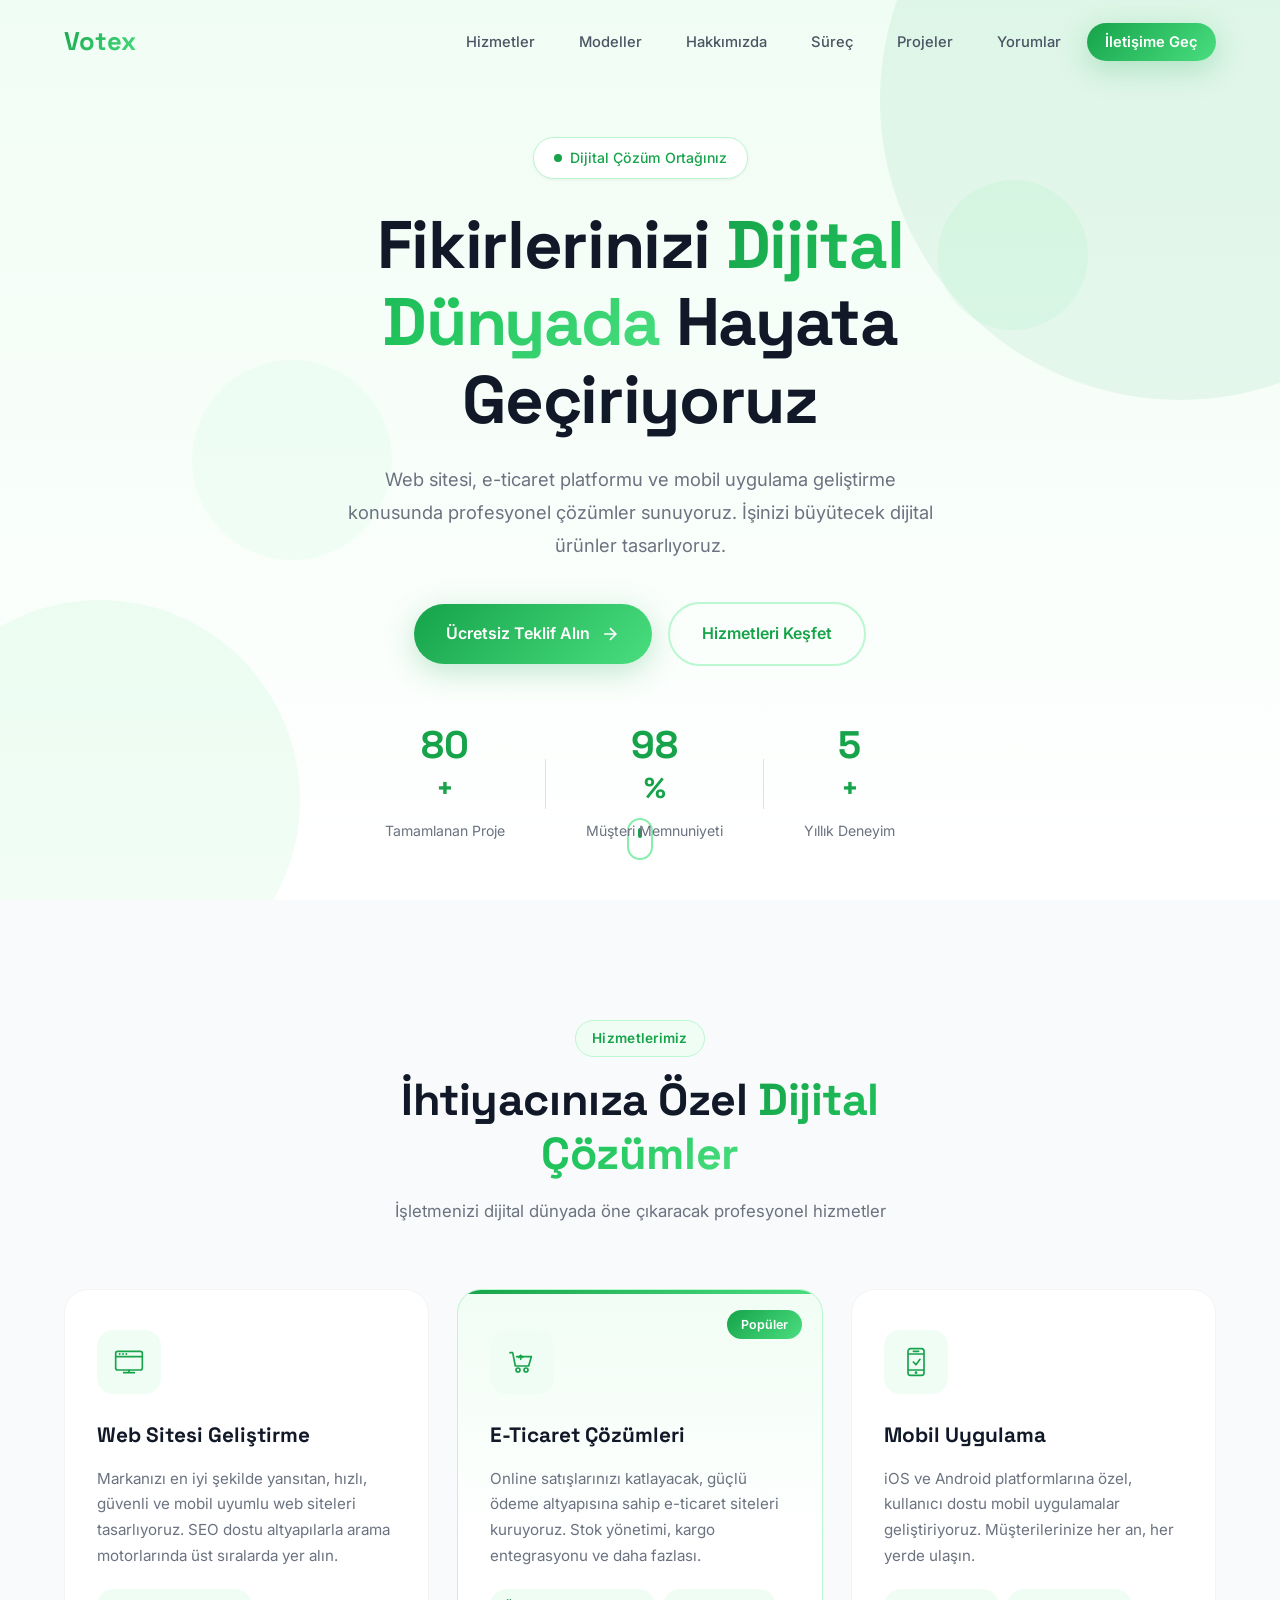
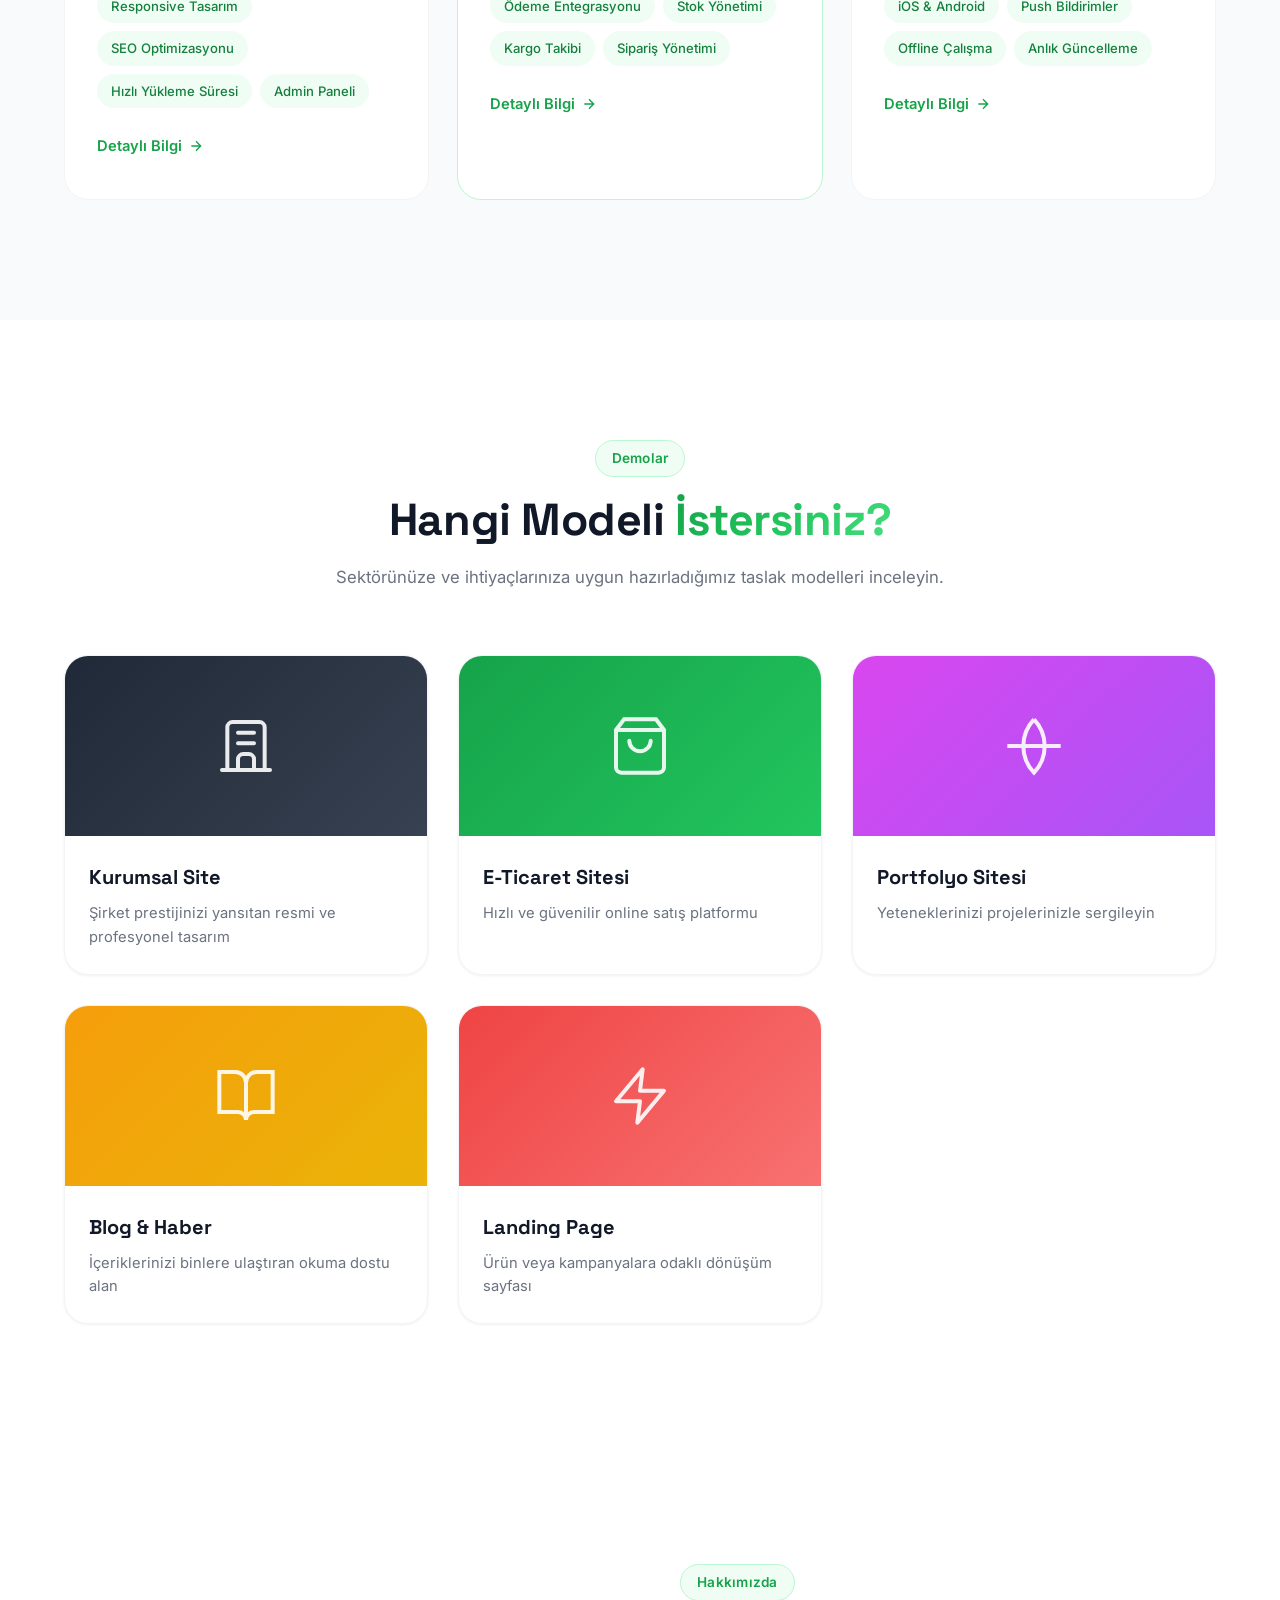
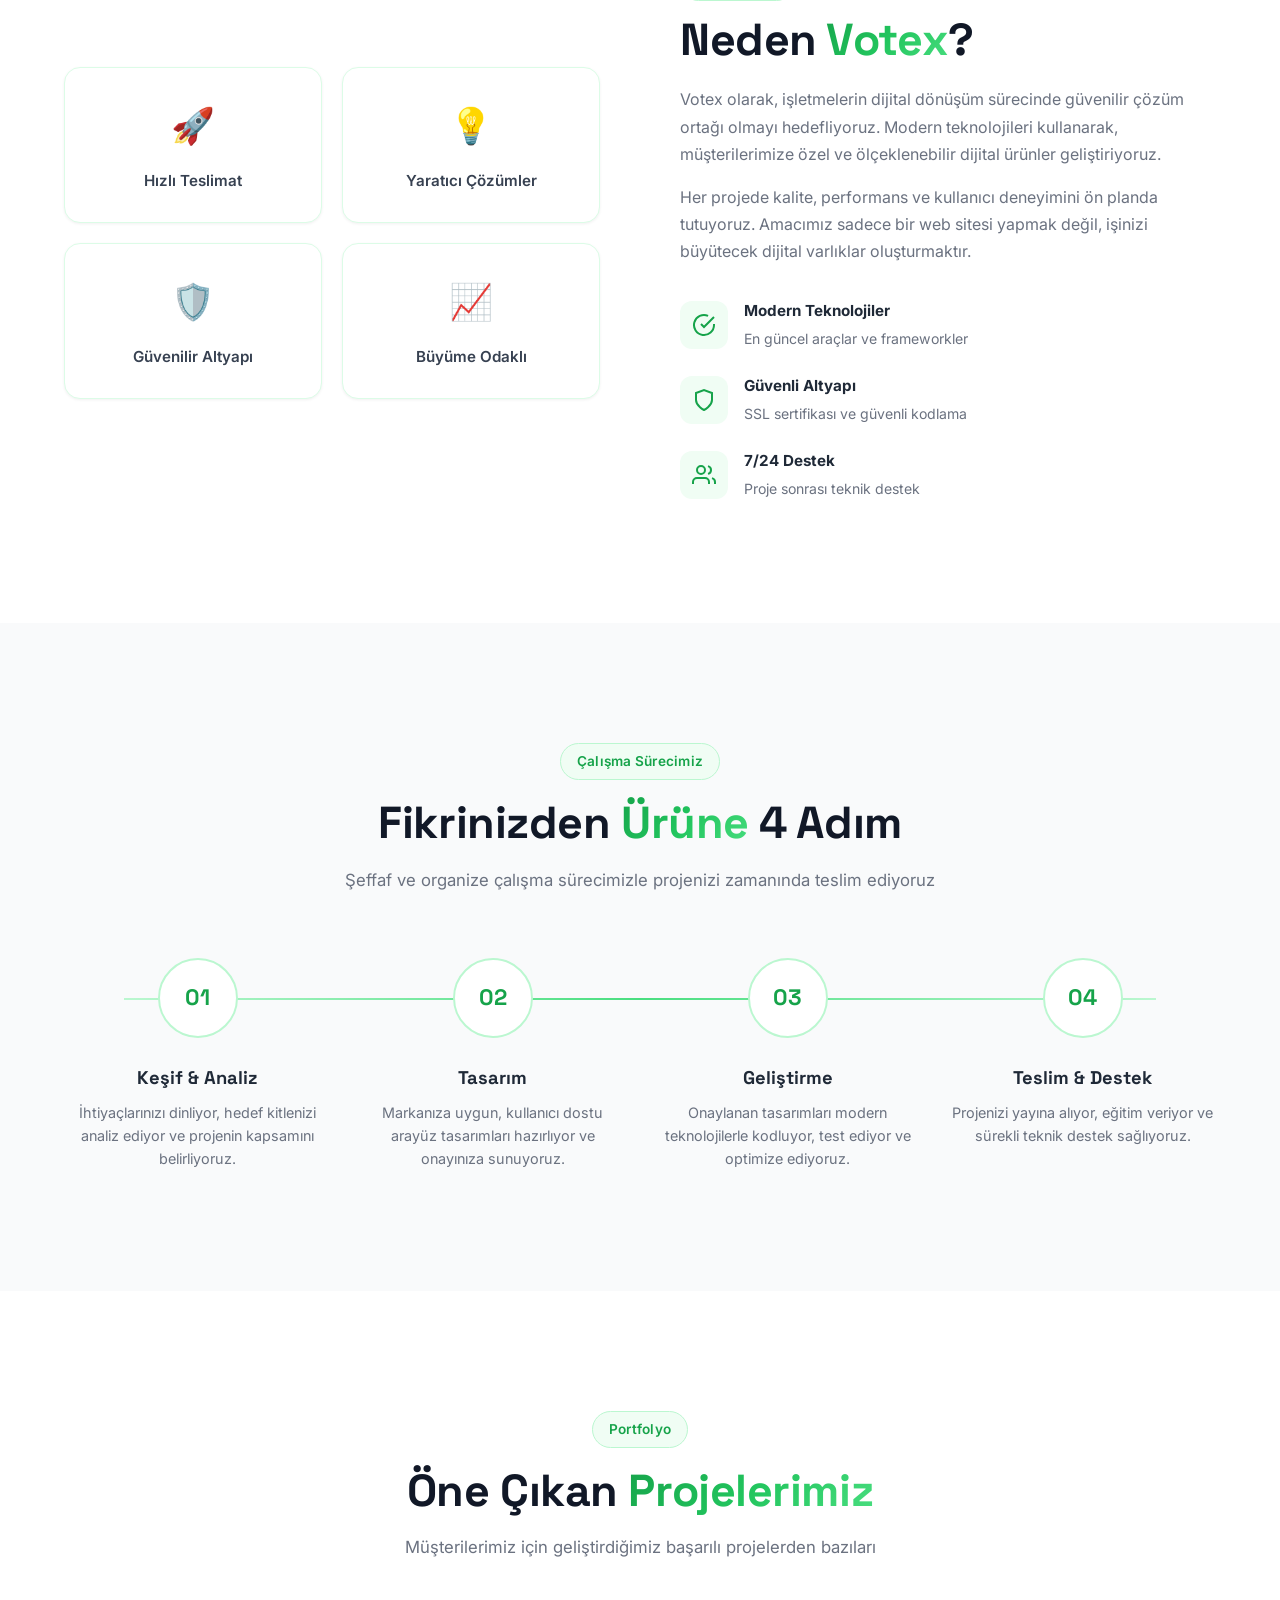
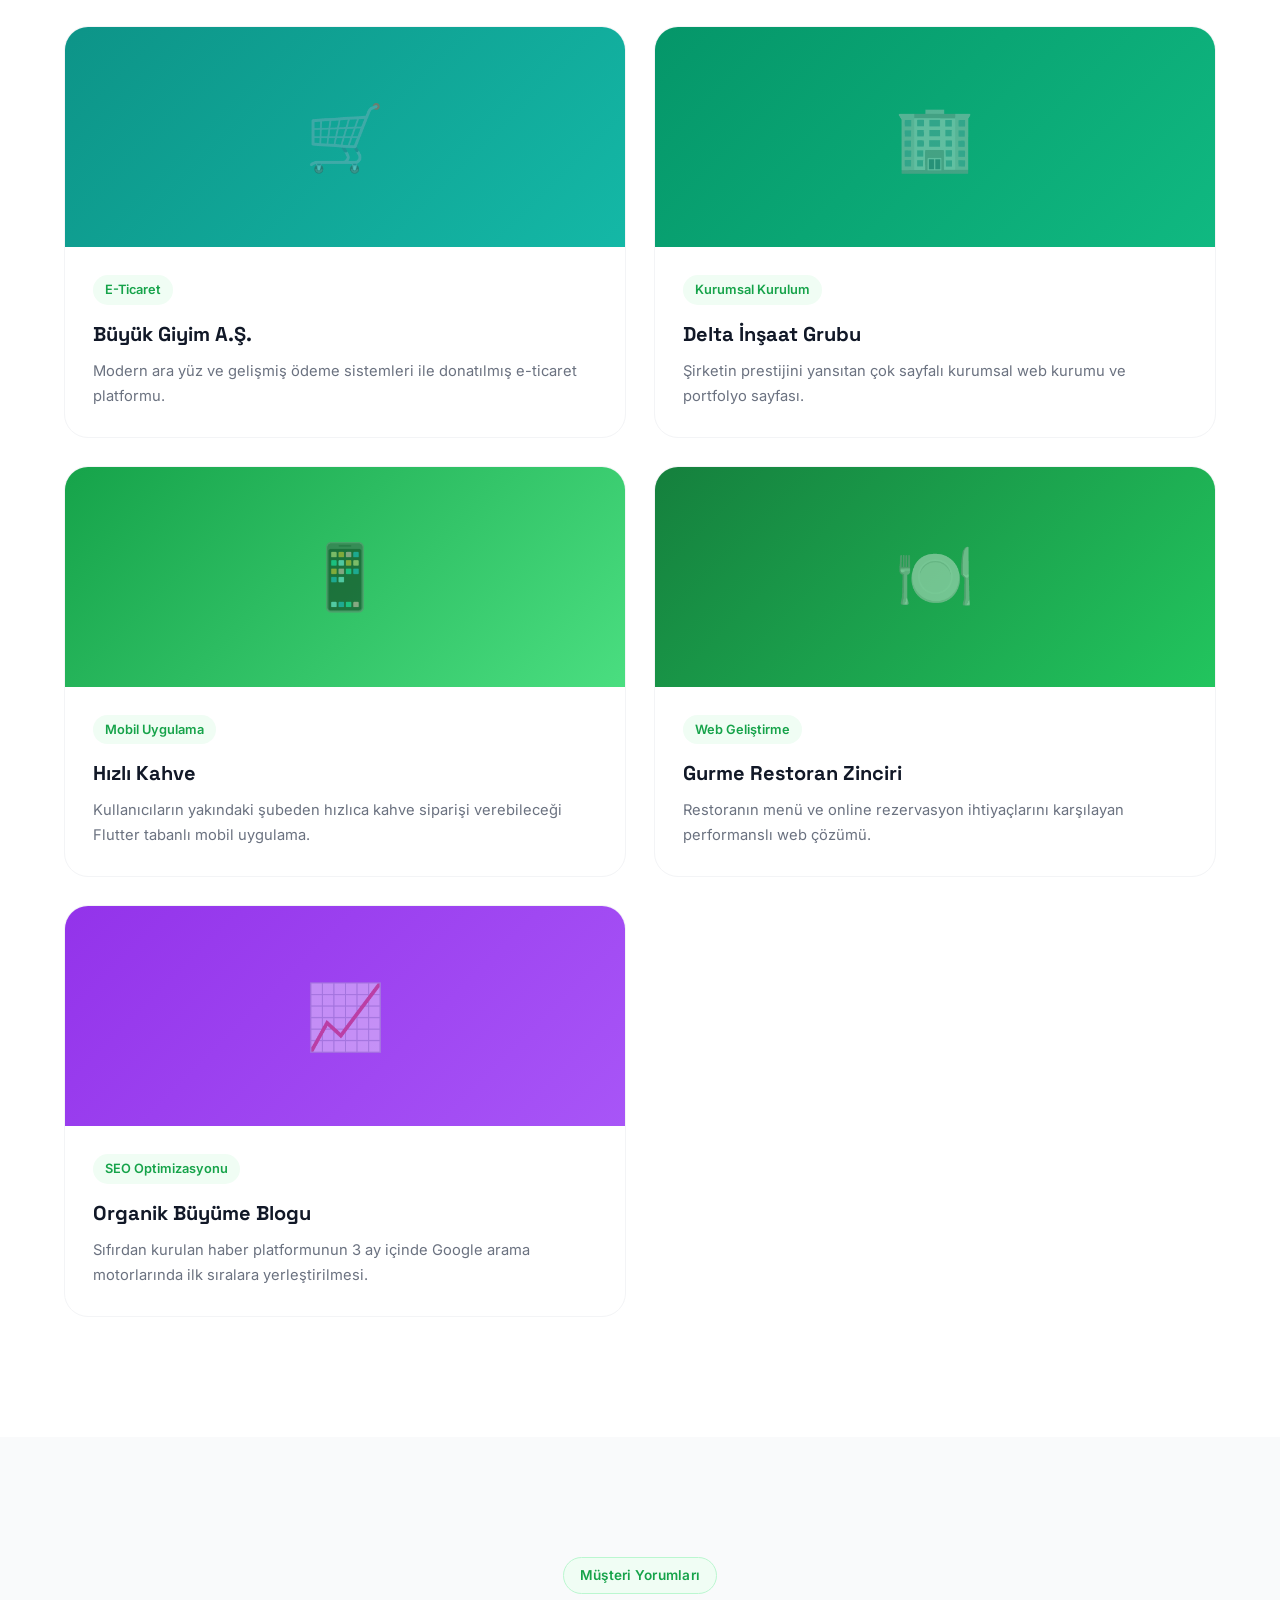
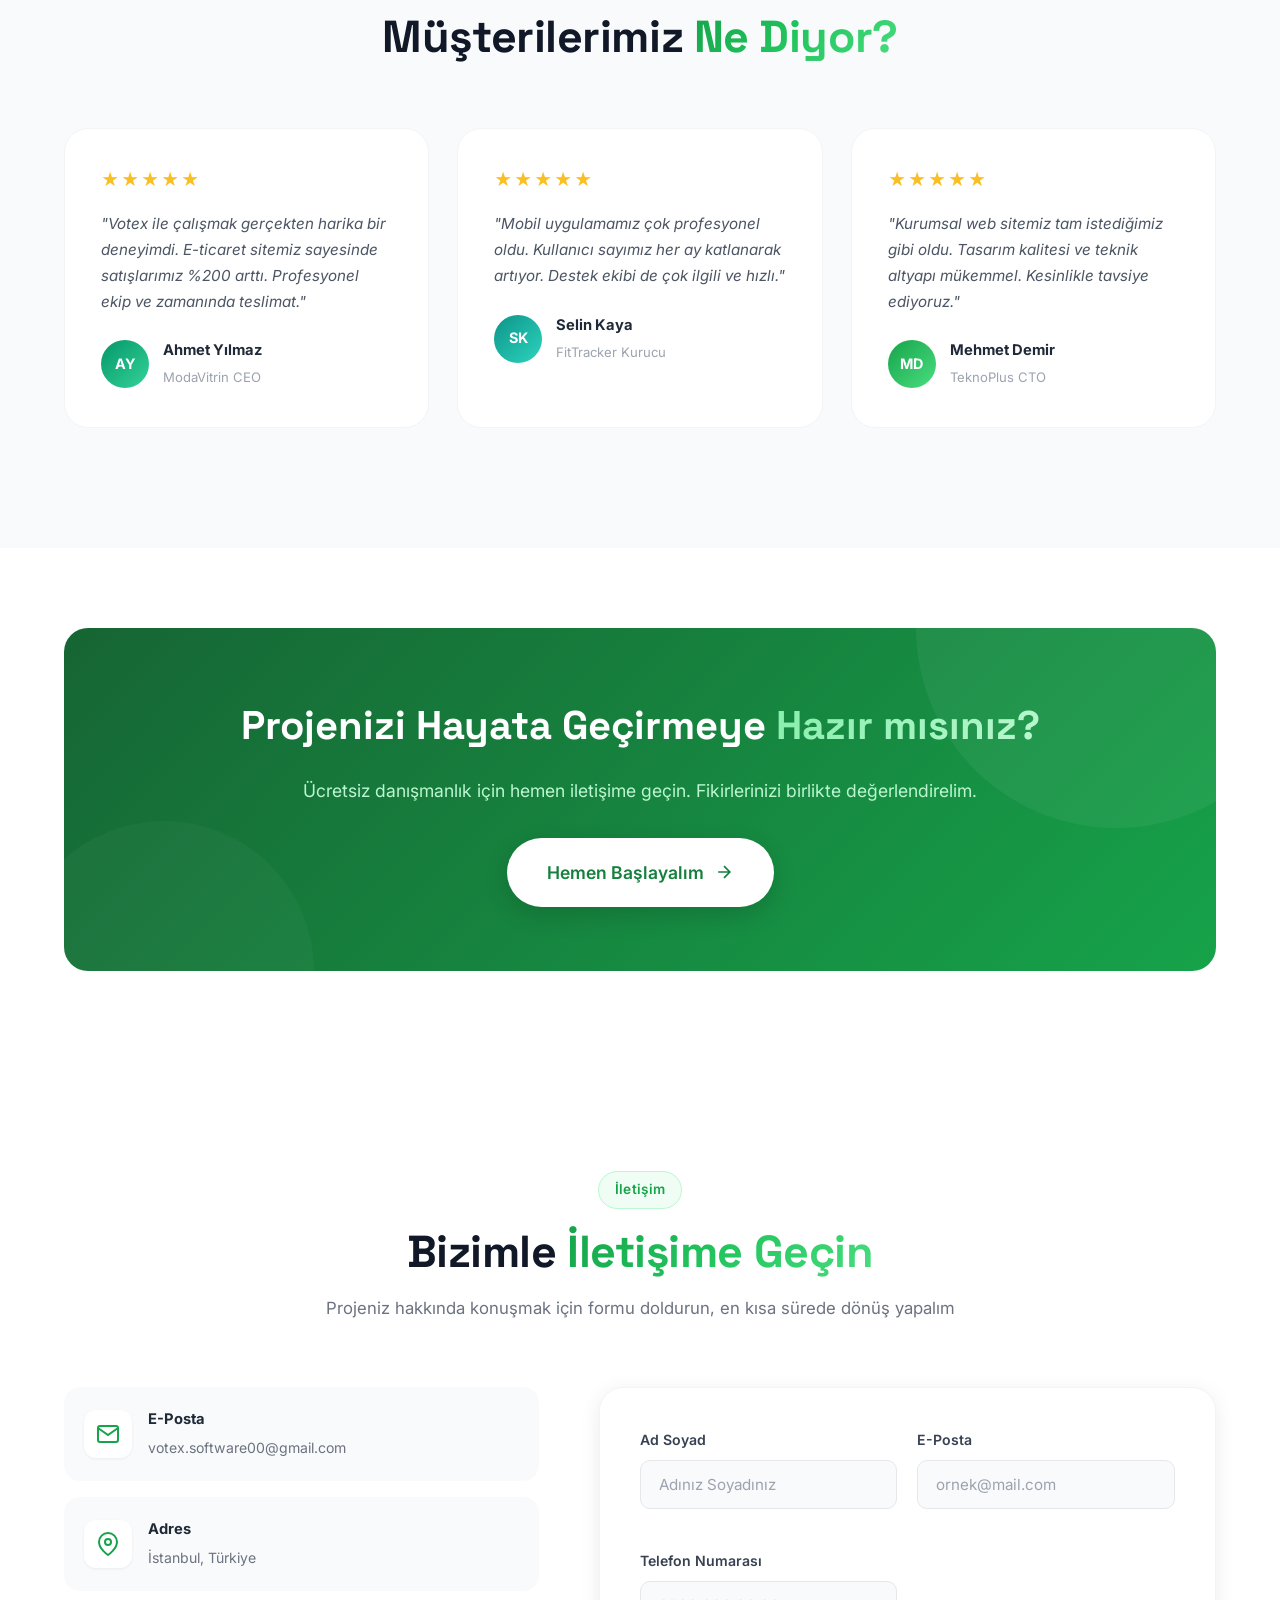
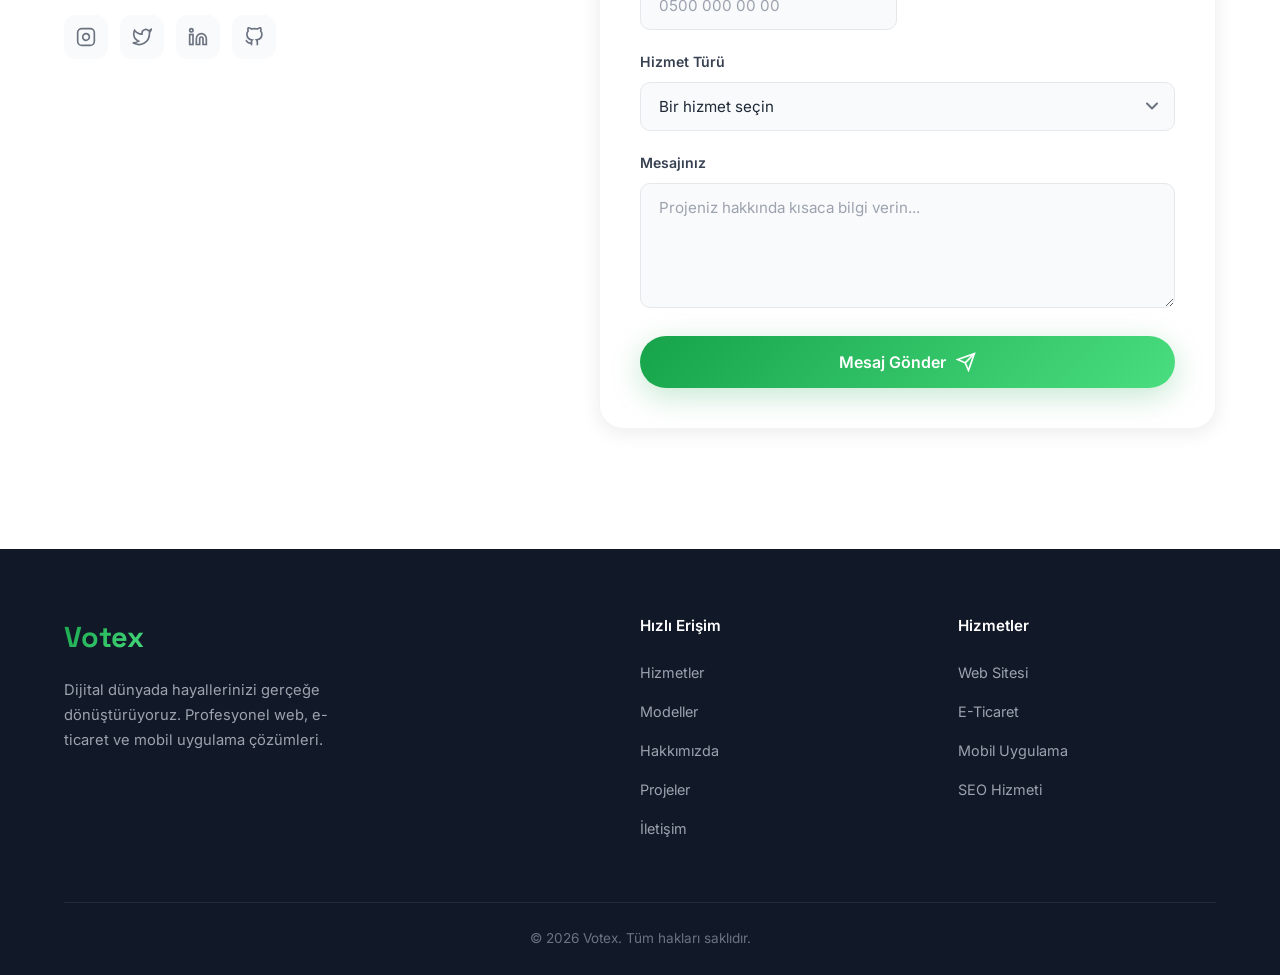
<file: index.html>
<!DOCTYPE html>
<html lang="tr">
<head>
    <meta charset="UTF-8">
    <meta name="viewport" content="width=device-width, initial-scale=1.0">
    <meta name="description" content="Votex - Dijital dünyada hayallerinizi gerçeğe dönüştürüyoruz. Web sitesi, e-ticaret ve mobil uygulama geliştirme hizmetleri.">
    <title>Votex | Dijital Çözüm Ortağınız</title>
    <link rel="preconnect" href="https://fonts.googleapis.com">
    <link rel="preconnect" href="https://fonts.gstatic.com" crossorigin>
    <link href="https://fonts.googleapis.com/css2?family=Inter:wght@300;400;500;600;700;800;900&family=Space+Grotesk:wght@400;500;600;700&display=swap" rel="stylesheet">
    <link rel="stylesheet" href="style.css">
</head>
<body>
    <!-- ===== NAVBAR ===== -->
    <nav class="navbar" id="navbar">
        <div class="container nav-container">
            <a href="#hero" class="logo">
                <span class="logo-text">Votex</span>
            </a>
            <ul class="nav-links" id="navLinks">
                <li><a href="#hizmetler">Hizmetler</a></li>
                <li><a href="#modeller">Modeller</a></li>
                <li><a href="#hakkimizda">Hakkımızda</a></li>
                <li><a href="#surec">Süreç</a></li>
                <li><a href="#projeler">Projeler</a></li>
                <li><a href="#yorumlar">Yorumlar</a></li>
                <li><a href="#iletisim" class="nav-cta">İletişime Geç</a></li>
            </ul>
            <button class="hamburger" id="hamburger" aria-label="Menüyü aç">
                <span></span>
                <span></span>
                <span></span>
            </button>
        </div>
    </nav>

    <!-- ===== HERO ===== -->
    <section class="hero" id="hero">
        <div class="hero-bg-shapes">
            <div class="shape shape-1"></div>
            <div class="shape shape-2"></div>
            <div class="shape shape-3"></div>
            <div class="shape shape-4"></div>
        </div>
        <div class="container hero-content">
            <div class="hero-badge animate-on-scroll">
                <span class="badge-dot"></span>
                Dijital Çözüm Ortağınız
            </div>
            <h1 class="hero-title animate-on-scroll">
                Fikirlerinizi <span class="gradient-text">Dijital Dünyada</span> Hayata Geçiriyoruz
            </h1>
            <p class="hero-subtitle animate-on-scroll">
                Web sitesi, e-ticaret platformu ve mobil uygulama geliştirme konusunda 
                profesyonel çözümler sunuyoruz. İşinizi büyütecek dijital ürünler tasarlıyoruz.
            </p>
            <div class="hero-buttons animate-on-scroll">
                <a href="#iletisim" class="btn btn-primary">
                    <span>Ücretsiz Teklif Alın</span>
                    <svg width="20" height="20" viewBox="0 0 24 24" fill="none" stroke="currentColor" stroke-width="2"><path d="M5 12h14M12 5l7 7-7 7"/></svg>
                </a>
                <a href="#hizmetler" class="btn btn-outline">
                    <span>Hizmetleri Keşfet</span>
                </a>
            </div>
            <div class="hero-stats animate-on-scroll">
                <div class="stat">
                    <span class="stat-number" data-target="80">0</span><span class="stat-plus">+</span>
                    <span class="stat-label">Tamamlanan Proje</span>
                </div>
                <div class="stat-divider"></div>
                <div class="stat">
                    <span class="stat-number" data-target="98">0</span><span class="stat-plus">%</span>
                    <span class="stat-label">Müşteri Memnuniyeti</span>
                </div>
                <div class="stat-divider"></div>
                <div class="stat">
                    <span class="stat-number" data-target="5">0</span><span class="stat-plus">+</span>
                    <span class="stat-label">Yıllık Deneyim</span>
                </div>
            </div>
        </div>
        <div class="hero-scroll-indicator">
            <div class="scroll-mouse">
                <div class="scroll-wheel"></div>
            </div>
        </div>
    </section>

    <!-- ===== HİZMETLER ===== -->
    <section class="section services" id="hizmetler">
        <div class="container">
            <div class="section-header animate-on-scroll">
                <span class="section-tag">Hizmetlerimiz</span>
                <h2 class="section-title">İhtiyacınıza Özel <span class="gradient-text">Dijital Çözümler</span></h2>
                <p class="section-subtitle">İşletmenizi dijital dünyada öne çıkaracak profesyonel hizmetler</p>
            </div>
            <div class="services-grid">
                <!-- Web Sitesi -->
                <div class="service-card animate-on-scroll" data-delay="0">
                    <div class="service-icon">
                        <svg viewBox="0 0 48 48" fill="none">
                            <rect x="4" y="8" width="40" height="28" rx="3" stroke="currentColor" stroke-width="2.5"/>
                            <path d="M4 16h40" stroke="currentColor" stroke-width="2.5"/>
                            <circle cx="10" cy="12" r="1.5" fill="currentColor"/>
                            <circle cx="15" cy="12" r="1.5" fill="currentColor"/>
                            <circle cx="20" cy="12" r="1.5" fill="currentColor"/>
                            <path d="M16 40h16M24 36v4" stroke="currentColor" stroke-width="2.5" stroke-linecap="round"/>
                        </svg>
                    </div>
                    <h3>Web Sitesi Geliştirme</h3>
                    <p>Markanızı en iyi şekilde yansıtan, hızlı, güvenli ve mobil uyumlu web siteleri tasarlıyoruz. SEO dostu altyapılarla arama motorlarında üst sıralarda yer alın.</p>
                    <ul class="service-features">
                        <li>Responsive Tasarım</li>
                        <li>SEO Optimizasyonu</li>
                        <li>Hızlı Yükleme Süresi</li>
                        <li>Admin Paneli</li>
                    </ul>
                    <a href="hizmet-web.html" class="service-link">
                        Detaylı Bilgi
                        <svg width="16" height="16" viewBox="0 0 24 24" fill="none" stroke="currentColor" stroke-width="2"><path d="M5 12h14M12 5l7 7-7 7"/></svg>
                    </a>
                </div>
                <!-- E-Ticaret -->
                <div class="service-card featured animate-on-scroll" data-delay="150">
                    <div class="card-badge">Popüler</div>
                    <div class="service-icon">
                        <svg viewBox="0 0 48 48" fill="none">
                            <path d="M6 10h4l4 20h20l4-14H16" stroke="currentColor" stroke-width="2.5" stroke-linecap="round" stroke-linejoin="round"/>
                            <circle cx="18" cy="36" r="3" stroke="currentColor" stroke-width="2.5"/>
                            <circle cx="30" cy="36" r="3" stroke="currentColor" stroke-width="2.5"/>
                            <path d="M22 20v-6m0 0l-3 3m3-3l3 3" stroke="currentColor" stroke-width="2.5" stroke-linecap="round" stroke-linejoin="round"/>
                        </svg>
                    </div>
                    <h3>E-Ticaret Çözümleri</h3>
                    <p>Online satışlarınızı katlayacak, güçlü ödeme altyapısına sahip e-ticaret siteleri kuruyoruz. Stok yönetimi, kargo entegrasyonu ve daha fazlası.</p>
                    <ul class="service-features">
                        <li>Ödeme Entegrasyonu</li>
                        <li>Stok Yönetimi</li>
                        <li>Kargo Takibi</li>
                        <li>Sipariş Yönetimi</li>
                    </ul>
                    <a href="hizmet-eticaret.html" class="service-link">
                        Detaylı Bilgi
                        <svg width="16" height="16" viewBox="0 0 24 24" fill="none" stroke="currentColor" stroke-width="2"><path d="M5 12h14M12 5l7 7-7 7"/></svg>
                    </a>
                </div>
                <!-- Mobil Uygulama -->
                <div class="service-card animate-on-scroll" data-delay="300">
                    <div class="service-icon">
                        <svg viewBox="0 0 48 48" fill="none">
                            <rect x="12" y="4" width="24" height="40" rx="4" stroke="currentColor" stroke-width="2.5"/>
                            <path d="M12 12h24M12 36h24" stroke="currentColor" stroke-width="2.5"/>
                            <circle cx="24" cy="40" r="2" fill="currentColor"/>
                            <path d="M20 8h8" stroke="currentColor" stroke-width="2.5" stroke-linecap="round"/>
                            <path d="M20 24l4 4 6-8" stroke="currentColor" stroke-width="2.5" stroke-linecap="round" stroke-linejoin="round"/>
                        </svg>
                    </div>
                    <h3>Mobil Uygulama</h3>
                    <p>iOS ve Android platformlarına özel, kullanıcı dostu mobil uygulamalar geliştiriyoruz. Müşterilerinize her an, her yerde ulaşın.</p>
                    <ul class="service-features">
                        <li>iOS & Android</li>
                        <li>Push Bildirimler</li>
                        <li>Offline Çalışma</li>
                        <li>Anlık Güncelleme</li>
                    </ul>
                    <a href="hizmet-mobil.html" class="service-link">
                        Detaylı Bilgi
                        <svg width="16" height="16" viewBox="0 0 24 24" fill="none" stroke="currentColor" stroke-width="2"><path d="M5 12h14M12 5l7 7-7 7"/></svg>
                    </a>
                </div>
            </div>
        </div>
    </section>

    <!-- ===== WEB SİTESİ MODELLERİ ===== -->
    <section class="section models-showcase" id="modeller">
        <div class="container">
            <div class="section-header animate-on-scroll">
                <span class="section-tag">Demolar</span>
                <h2 class="section-title">Hangi Modeli <span class="gradient-text">İstersiniz?</span></h2>
                <p class="section-subtitle">Sektörünüze ve ihtiyaçlarınıza uygun hazırladığımız taslak modelleri inceleyin.</p>
            </div>
            
            <div class="models-grid">
                <!-- Kurumsal -->
                <a href="models/kurumsal.html" class="model-card animate-on-scroll" data-delay="0">
                    <div class="model-image" style="background: linear-gradient(135deg, #1f2937, #374151);">
                        <svg viewBox="0 0 24 24" fill="none" class="model-icon"><path d="M3 21h18M5 21V5a2 2 0 0 1 2-2h10a2 2 0 0 1 2 2v16M9 21v-4a2 2 0 0 1 2-2h2a2 2 0 0 1 2 2v4M9 7h6M9 11h6" stroke="currentColor" stroke-width="1.5" stroke-linecap="round"/></svg>
                        <div class="model-hover-text">Demoyu İncele</div>
                    </div>
                    <div class="model-info">
                        <h3>Kurumsal Site</h3>
                        <p>Şirket prestijinizi yansıtan resmi ve profesyonel tasarım</p>
                    </div>
                </a>

                <!-- E-Ticaret -->
                <a href="https://e-commerce-store-ezq6.onrender.com" class="model-card animate-on-scroll" data-delay="100">
                    <div class="model-image" style="background: linear-gradient(135deg, #16a34a, #22c55e);">
                        <svg viewBox="0 0 24 24" fill="none" class="model-icon"><path d="M6 2L3 6v14a2 2 0 0 0 2 2h14a2 2 0 0 0 2-2V6l-3-4zM3 6h18M16 10a4 4 0 0 1-8 0" stroke="currentColor" stroke-width="1.5" stroke-linecap="round"/></svg>
                        <div class="model-hover-text">Demoyu İncele</div>
                    </div>
                    <div class="model-info">
                        <h3>E-Ticaret Sitesi</h3>
                        <p>Hızlı ve güvenilir online satış platformu</p>
                    </div>
                </a>

                <!-- Portfolyo -->
                <a href="models/portfolyo.html" class="model-card animate-on-scroll" data-delay="200">
                    <div class="model-image" style="background: linear-gradient(135deg, #d946ef, #a855f7);">
                        <svg viewBox="0 0 24 24" fill="none" class="model-icon"><circle cx="12" cy="12" r="10"/><path d="M12 2a14.5 14.5 0 0 0 0 20 14.5 14.5 0 0 0 0-20M2 12h20" stroke="currentColor" stroke-width="1.5"/></svg>
                        <div class="model-hover-text">Demoyu İncele</div>
                    </div>
                    <div class="model-info">
                        <h3>Portfolyo Sitesi</h3>
                        <p>Yeteneklerinizi projelerinizle sergileyin</p>
                    </div>
                </a>

                <!-- Blog -->
                <a href="models/blog.html" class="model-card animate-on-scroll" data-delay="300">
                    <div class="model-image" style="background: linear-gradient(135deg, #f59e0b, #eab308);">
                        <svg viewBox="0 0 24 24" fill="none" class="model-icon"><path d="M2 3h6a4 4 0 0 1 4 4v14a3 3 0 0 0-3-3H2zM22 3h-6a4 4 0 0 0-4 4v14a3 3 0 0 1 3-3h7z" stroke="currentColor" stroke-width="1.5"/></svg>
                        <div class="model-hover-text">Demoyu İncele</div>
                    </div>
                    <div class="model-info">
                        <h3>Blog & Haber</h3>
                        <p>İçeriklerinizi binlere ulaştıran okuma dostu alan</p>
                    </div>
                </a>

                <!-- Landing Page -->
                <a href="models/landing.html" class="model-card animate-on-scroll" data-delay="400">
                    <div class="model-image" style="background: linear-gradient(135deg, #ef4444, #f87171);">
                        <svg viewBox="0 0 24 24" fill="none" class="model-icon"><polygon points="13 2 3 14 12 14 11 22 21 10 12 10 13 2" stroke="currentColor" stroke-width="1.5" stroke-linejoin="round"/></svg>
                        <div class="model-hover-text">Demoyu İncele</div>
                    </div>
                    <div class="model-info">
                        <h3>Landing Page</h3>
                        <p>Ürün veya kampanyalara odaklı dönüşüm sayfası</p>
                    </div>
                </a>
            </div>
        </div>
    </section>

    <!-- ===== HAKKIMIZDA ===== -->
    <section class="section about" id="hakkimizda">
        <div class="container about-grid">
            <div class="about-visual animate-on-scroll">
                <div class="about-card-stack">
                    <div class="about-card ac-1">
                        <div class="ac-icon">🚀</div>
                        <div class="ac-text">Hızlı Teslimat</div>
                    </div>
                    <div class="about-card ac-2">
                        <div class="ac-icon">💡</div>
                        <div class="ac-text">Yaratıcı Çözümler</div>
                    </div>
                    <div class="about-card ac-3">
                        <div class="ac-icon">🛡️</div>
                        <div class="ac-text">Güvenilir Altyapı</div>
                    </div>
                    <div class="about-card ac-4">
                        <div class="ac-icon">📈</div>
                        <div class="ac-text">Büyüme Odaklı</div>
                    </div>
                </div>
            </div>
            <div class="about-content animate-on-scroll">
                <span class="section-tag">Hakkımızda</span>
                <h2 class="section-title">Neden <span class="gradient-text">Votex</span>?</h2>
                <p>Votex olarak, işletmelerin dijital dönüşüm sürecinde güvenilir çözüm ortağı olmayı hedefliyoruz. Modern teknolojileri kullanarak, müşterilerimize özel ve ölçeklenebilir dijital ürünler geliştiriyoruz.</p>
                <p>Her projede kalite, performans ve kullanıcı deneyimini ön planda tutuyoruz. Amacımız sadece bir web sitesi yapmak değil, işinizi büyütecek dijital varlıklar oluşturmaktır.</p>
                <div class="about-highlights">
                    <div class="highlight">
                        <div class="highlight-icon">
                            <svg width="24" height="24" viewBox="0 0 24 24" fill="none" stroke="currentColor" stroke-width="2"><path d="M22 11.08V12a10 10 0 1 1-5.93-9.14"/><polyline points="22 4 12 14.01 9 11.01"/></svg>
                        </div>
                        <div>
                            <strong>Modern Teknolojiler</strong>
                            <span>En güncel araçlar ve frameworkler</span>
                        </div>
                    </div>
                    <div class="highlight">
                        <div class="highlight-icon">
                            <svg width="24" height="24" viewBox="0 0 24 24" fill="none" stroke="currentColor" stroke-width="2"><path d="M12 22s8-4 8-10V5l-8-3-8 3v7c0 6 8 10 8 10z"/></svg>
                        </div>
                        <div>
                            <strong>Güvenli Altyapı</strong>
                            <span>SSL sertifikası ve güvenli kodlama</span>
                        </div>
                    </div>
                    <div class="highlight">
                        <div class="highlight-icon">
                            <svg width="24" height="24" viewBox="0 0 24 24" fill="none" stroke="currentColor" stroke-width="2"><path d="M17 21v-2a4 4 0 0 0-4-4H5a4 4 0 0 0-4 4v2"/><circle cx="9" cy="7" r="4"/><path d="M23 21v-2a4 4 0 0 0-3-3.87"/><path d="M16 3.13a4 4 0 0 1 0 7.75"/></svg>
                        </div>
                        <div>
                            <strong>7/24 Destek</strong>
                            <span>Proje sonrası teknik destek</span>
                        </div>
                    </div>
                </div>
            </div>
        </div>
    </section>

    <!-- ===== SÜREÇ ===== -->
    <section class="section process" id="surec">
        <div class="container">
            <div class="section-header animate-on-scroll">
                <span class="section-tag">Çalışma Sürecimiz</span>
                <h2 class="section-title">Fikrinizden <span class="gradient-text">Ürüne</span> 4 Adım</h2>
                <p class="section-subtitle">Şeffaf ve organize çalışma sürecimizle projenizi zamanında teslim ediyoruz</p>
            </div>
            <div class="process-timeline">
                <div class="process-step animate-on-scroll" data-delay="0">
                    <div class="step-number">01</div>
                    <div class="step-content">
                        <h3>Keşif & Analiz</h3>
                        <p>İhtiyaçlarınızı dinliyor, hedef kitlenizi analiz ediyor ve projenin kapsamını belirliyoruz.</p>
                    </div>
                </div>
                <div class="process-step animate-on-scroll" data-delay="150">
                    <div class="step-number">02</div>
                    <div class="step-content">
                        <h3>Tasarım</h3>
                        <p>Markanıza uygun, kullanıcı dostu arayüz tasarımları hazırlıyor ve onayınıza sunuyoruz.</p>
                    </div>
                </div>
                <div class="process-step animate-on-scroll" data-delay="300">
                    <div class="step-number">03</div>
                    <div class="step-content">
                        <h3>Geliştirme</h3>
                        <p>Onaylanan tasarımları modern teknolojilerle kodluyor, test ediyor ve optimize ediyoruz.</p>
                    </div>
                </div>
                <div class="process-step animate-on-scroll" data-delay="450">
                    <div class="step-number">04</div>
                    <div class="step-content">
                        <h3>Teslim & Destek</h3>
                        <p>Projenizi yayına alıyor, eğitim veriyor ve sürekli teknik destek sağlıyoruz.</p>
                    </div>
                </div>
            </div>
        </div>
    </section>

    <!-- ===== PROJELER ===== -->
    <section class="section projects" id="projeler">
        <div class="container">
            <div class="section-header animate-on-scroll">
                <span class="section-tag">Portfolyo</span>
                <h2 class="section-title">Öne Çıkan <span class="gradient-text">Projelerimiz</span></h2>
                <p class="section-subtitle">Müşterilerimiz için geliştirdiğimiz başarılı projelerden bazıları</p>
            </div>
            <div class="projects-grid">
                <a href="proje-eticaret.html" style="text-decoration: none; color: inherit; display: block;">
                    <div class="project-card animate-on-scroll" data-delay="0">
                        <div class="project-image" style="background: linear-gradient(135deg, #0d9488, #14b8a6);">
                            <div class="project-overlay">
                                <div class="project-icon">🛒</div>
                            </div>
                        </div>
                        <div class="project-info">
                            <span class="project-tag">E-Ticaret</span>
                            <h3>Büyük Giyim A.Ş.</h3>
                            <p>Modern ara yüz ve gelişmiş ödeme sistemleri ile donatılmış e-ticaret platformu.</p>
                        </div>
                    </div>
                </a>
                
                <a href="proje-kurumsal.html" style="text-decoration: none; color: inherit; display: block;">
                    <div class="project-card animate-on-scroll" data-delay="150">
                        <div class="project-image" style="background: linear-gradient(135deg, #059669, #10b981);">
                            <div class="project-overlay">
                                <div class="project-icon">🏢</div>
                            </div>
                        </div>
                        <div class="project-info">
                            <span class="project-tag">Kurumsal Kurulum</span>
                            <h3>Delta İnşaat Grubu</h3>
                            <p>Şirketin prestijini yansıtan çok sayfalı kurumsal web kurumu ve portfolyo sayfası.</p>
                        </div>
                    </div>
                </a>

                <a href="proje-mobil.html" style="text-decoration: none; color: inherit; display: block;">
                    <div class="project-card animate-on-scroll" data-delay="300">
                        <div class="project-image" style="background: linear-gradient(135deg, #16a34a, #4ade80);">
                            <div class="project-overlay">
                                <div class="project-icon">📱</div>
                            </div>
                        </div>
                        <div class="project-info">
                            <span class="project-tag">Mobil Uygulama</span>
                            <h3>Hızlı Kahve</h3>
                            <p>Kullanıcıların yakındaki şubeden hızlıca kahve siparişi verebileceği Flutter tabanlı mobil uygulama.</p>
                        </div>
                    </div>
                </a>

                <a href="proje-web.html" style="text-decoration: none; color: inherit; display: block;">
                    <div class="project-card animate-on-scroll" data-delay="450">
                        <div class="project-image" style="background: linear-gradient(135deg, #15803d, #22c55e);">
                            <div class="project-overlay">
                                <div class="project-icon">🍽️</div>
                            </div>
                        </div>
                        <div class="project-info">
                            <span class="project-tag">Web Geliştirme</span>
                            <h3>Gurme Restoran Zinciri</h3>
                            <p>Restoranın menü ve online rezervasyon ihtiyaçlarını karşılayan performanslı web çözümü.</p>
                        </div>
                    </div>
                </a>

                <!-- YENI PROJE 1 -->
                <a href="proje-seo.html" style="text-decoration: none; color: inherit; display: block;">
                    <div class="project-card animate-on-scroll" data-delay="600">
                        <div class="project-image" style="background: linear-gradient(135deg, #9333ea, #a855f7);">
                            <div class="project-overlay">
                                <div class="project-icon">📈</div>
                            </div>
                        </div>
                        <div class="project-info">
                            <span class="project-tag">SEO Optimizasyonu</span>
                            <h3>Organik Büyüme Blogu</h3>
                            <p>Sıfırdan kurulan haber platformunun 3 ay içinde Google arama motorlarında ilk sıralara yerleştirilmesi.</p>
                        </div>
                    </div>
                </a>

                 <!-- YENI PROJE 2 -->
                <a href="proje-yazilim.html" style="text-decoration: none; color: inherit; display: block;">
                    <div class="project-card animate-on-scroll" data-delay="750">
                        <div class="project-image" style="background: linear-gradient(135deg, #ea580c, #f97316);">
                            <div class="project-overlay">
                                <div class="project-icon">⚙️</div>
                            </div>
                        </div>
                        <div class="project-info">
                            <span class="project-tag">Özel Yazılım</span>
                            <h3>CRM Entegrasyonu</h3>
                            <p>Firmanın özel ihtiyaçlarına göre geliştirilen bulut destekli ve güvenli müşteri yönetim paneli.</p>
                        </div>
                    </div>
                </a>
            </div>
        </div>
    </section>

    <!-- ===== MÜŞTERİ YORUMLARI ===== -->
    <section class="section testimonials" id="yorumlar">
        <div class="container">
            <div class="section-header animate-on-scroll">
                <span class="section-tag">Müşteri Yorumları</span>
                <h2 class="section-title">Müşterilerimiz <span class="gradient-text">Ne Diyor?</span></h2>
            </div>
            <div class="testimonials-grid">
                <div class="testimonial-card animate-on-scroll" data-delay="0">
                    <div class="testimonial-stars">★★★★★</div>
                    <p>"Votex ile çalışmak gerçekten harika bir deneyimdi. E-ticaret sitemiz sayesinde satışlarımız %200 arttı. Profesyonel ekip ve zamanında teslimat."</p>
                    <div class="testimonial-author">
                        <div class="author-avatar" style="background: linear-gradient(135deg, #059669, #34d399);">AY</div>
                        <div>
                            <strong>Ahmet Yılmaz</strong>
                            <span>ModaVitrin CEO</span>
                        </div>
                    </div>
                </div>
                <div class="testimonial-card animate-on-scroll" data-delay="150">
                    <div class="testimonial-stars">★★★★★</div>
                    <p>"Mobil uygulamamız çok profesyonel oldu. Kullanıcı sayımız her ay katlanarak artıyor. Destek ekibi de çok ilgili ve hızlı."</p>
                    <div class="testimonial-author">
                        <div class="author-avatar" style="background: linear-gradient(135deg, #0d9488, #2dd4bf);">SK</div>
                        <div>
                            <strong>Selin Kaya</strong>
                            <span>FitTracker Kurucu</span>
                        </div>
                    </div>
                </div>
                <div class="testimonial-card animate-on-scroll" data-delay="300">
                    <div class="testimonial-stars">★★★★★</div>
                    <p>"Kurumsal web sitemiz tam istediğimiz gibi oldu. Tasarım kalitesi ve teknik altyapı mükemmel. Kesinlikle tavsiye ediyoruz."</p>
                    <div class="testimonial-author">
                        <div class="author-avatar" style="background: linear-gradient(135deg, #16a34a, #4ade80);">MD</div>
                        <div>
                            <strong>Mehmet Demir</strong>
                            <span>TeknoPlus CTO</span>
                        </div>
                    </div>
                </div>
            </div>
        </div>
    </section>

    <!-- ===== CTA ===== -->
    <section class="section cta-section">
        <div class="container">
            <div class="cta-box animate-on-scroll">
                <h2>Projenizi Hayata Geçirmeye <span class="gradient-text">Hazır mısınız?</span></h2>
                <p>Ücretsiz danışmanlık için hemen iletişime geçin. Fikirlerinizi birlikte değerlendirelim.</p>
                <a href="#iletisim" class="btn btn-primary btn-lg">
                    <span>Hemen Başlayalım</span>
                    <svg width="20" height="20" viewBox="0 0 24 24" fill="none" stroke="currentColor" stroke-width="2"><path d="M5 12h14M12 5l7 7-7 7"/></svg>
                </a>
            </div>
        </div>
    </section>

    <!-- ===== İLETİŞİM ===== -->
    <section class="section contact" id="iletisim">
        <div class="container">
            <div class="section-header animate-on-scroll">
                <span class="section-tag">İletişim</span>
                <h2 class="section-title">Bizimle <span class="gradient-text">İletişime Geçin</span></h2>
                <p class="section-subtitle">Projeniz hakkında konuşmak için formu doldurun, en kısa sürede dönüş yapalım</p>
            </div>
            <div class="contact-grid">
                <div class="contact-info animate-on-scroll">
                    <div class="contact-card">
                        <div class="contact-icon">
                            <svg width="24" height="24" viewBox="0 0 24 24" fill="none" stroke="currentColor" stroke-width="2"><path d="M4 4h16c1.1 0 2 .9 2 2v12c0 1.1-.9 2-2 2H4c-1.1 0-2-.9-2-2V6c0-1.1.9-2 2-2z"/><polyline points="22,6 12,13 2,6"/></svg>
                        </div>
                        <div>
                            <strong>E-Posta</strong>
                            <span ignorerewrite>votex.software00@gmail.com</span>
                        </div>
                    </div>
                    <!-- SİLİNEN TELEFON BÖLÜMÜ -->
                    <div class="contact-card">
                        <div class="contact-icon">
                            <svg width="24" height="24" viewBox="0 0 24 24" fill="none" stroke="currentColor" stroke-width="2"><path d="M21 10c0 7-9 13-9 13s-9-6-9-13a9 9 0 0 1 18 0z"/><circle cx="12" cy="10" r="3"/></svg>
                        </div>
                        <div>
                            <strong>Adres</strong>
                            <span>İstanbul, Türkiye</span>
                        </div>
                    </div>
                    <div class="social-links">
                        <a href="#" class="social-link" aria-label="Instagram">
                            <svg width="20" height="20" viewBox="0 0 24 24" fill="none" stroke="currentColor" stroke-width="2"><rect x="2" y="2" width="20" height="20" rx="5"/><path d="M16 11.37A4 4 0 1 1 12.63 8 4 4 0 0 1 16 11.37z"/><line x1="17.5" y1="6.5" x2="17.51" y2="6.5"/></svg>
                        </a>
                        <a href="#" class="social-link" aria-label="Twitter">
                            <svg width="20" height="20" viewBox="0 0 24 24" fill="none" stroke="currentColor" stroke-width="2"><path d="M23 3a10.9 10.9 0 0 1-3.14 1.53 4.48 4.48 0 0 0-7.86 3v1A10.66 10.66 0 0 1 3 4s-4 9 5 13a11.64 11.64 0 0 1-7 2c9 5 20 0 20-11.5a4.5 4.5 0 0 0-.08-.83A7.72 7.72 0 0 0 23 3z"/></svg>
                        </a>
                        <a href="#" class="social-link" aria-label="LinkedIn">
                            <svg width="20" height="20" viewBox="0 0 24 24" fill="none" stroke="currentColor" stroke-width="2"><path d="M16 8a6 6 0 0 1 6 6v7h-4v-7a2 2 0 0 0-2-2 2 2 0 0 0-2 2v7h-4v-7a6 6 0 0 1 6-6z"/><rect x="2" y="9" width="4" height="12"/><circle cx="4" cy="4" r="2"/></svg>
                        </a>
                        <a href="#" class="social-link" aria-label="GitHub">
                            <svg width="20" height="20" viewBox="0 0 24 24" fill="none" stroke="currentColor" stroke-width="2"><path d="M9 19c-5 1.5-5-2.5-7-3m14 6v-3.87a3.37 3.37 0 0 0-.94-2.61c3.14-.35 6.44-1.54 6.44-7A5.44 5.44 0 0 0 20 4.77 5.07 5.07 0 0 0 19.91 1S18.73.65 16 2.48a13.38 13.38 0 0 0-7 0C6.27.65 5.09 1 5.09 1A5.07 5.07 0 0 0 5 4.77a5.44 5.44 0 0 0-1.5 3.78c0 5.42 3.3 6.61 6.44 7A3.37 3.37 0 0 0 9 18.13V22"/></svg>
                        </a>
                    </div>
                </div>
                <form action="https://formspree.io/f/mqakvvoz" method="POST" class="contact-form animate-on-scroll" id="contactForm">
                    <div class="form-row">
                        <div class="form-group">
                            <label for="name">Ad Soyad</label>
                            <input type="text" id="name" name="name" placeholder="Adınız Soyadınız" required>
                        </div>
                        <div class="form-group">
                            <label for="email">E-Posta</label>
                            <input type="email" id="email" name="email" placeholder="ornek@mail.com" required>
                        </div>
                        <div class="form-group">
                            <label for="phone">Telefon Numarası</label>
                            <input type="tel" id="phone" name="phone" placeholder="0500 000 00 00" required>
                        </div>
                    </div>
                    <div class="form-group">
                        <label for="service">Hizmet Türü</label>
                        <select id="service" name="service" required>
                            <option value="" disabled selected>Bir hizmet seçin</option>
                            <option value="website">Web Sitesi</option>
                            <option value="ecommerce">E-Ticaret Sitesi</option>
                            <option value="mobile">Mobil Uygulama</option>
                            <option value="other">Diğer</option>
                        </select>
                    </div>
                    <div class="form-group">
                        <label for="message">Mesajınız</label>
                        <textarea id="message" name="message" rows="5" placeholder="Projeniz hakkında kısaca bilgi verin..." required></textarea>
                    </div>
                    <button type="submit" class="btn btn-primary btn-full" id="submitBtn">
                        <span>Mesaj Gönder</span>
                        <svg width="20" height="20" viewBox="0 0 24 24" fill="none" stroke="currentColor" stroke-width="2"><line x1="22" y1="2" x2="11" y2="13"/><polygon points="22 2 15 22 11 13 2 9 22 2"/></svg>
                    </button>
                </form>
            </div>
        </div>
    </section>

    <!-- ===== FOOTER ===== -->
    <footer class="footer">
        <div class="container">
            <div class="footer-grid">
                <div class="footer-brand">
                    <a href="#hero" class="logo">
                        <span class="logo-text">Votex</span>
                    </a>
                    <p>Dijital dünyada hayallerinizi gerçeğe dönüştürüyoruz. Profesyonel web, e-ticaret ve mobil uygulama çözümleri.</p>
                </div>
                <div class="footer-links">
                    <h4>Hızlı Erişim</h4>
                    <ul>
                        <li><a href="#hizmetler">Hizmetler</a></li>
                        <li><a href="#modeller">Modeller</a></li>
                        <li><a href="#hakkimizda">Hakkımızda</a></li>
                        <li><a href="#projeler">Projeler</a></li>
                        <li><a href="#iletisim">İletişim</a></li>
                    </ul>
                </div>
                <div class="footer-links">
                    <h4>Hizmetler</h4>
                    <ul>
                        <li><a href="#hizmetler">Web Sitesi</a></li>
                        <li><a href="#hizmetler">E-Ticaret</a></li>
                        <li><a href="#hizmetler">Mobil Uygulama</a></li>
                        <li><a href="#hizmetler">SEO Hizmeti</a></li>
                    </ul>
                </div>
            </div>
            <div class="footer-bottom">
                <p>&copy; 2026 Votex. Tüm hakları saklıdır.</p>
            </div>
        </div>
    </footer>

    <script src="script.js"></script>
</body>
</html>
</file>
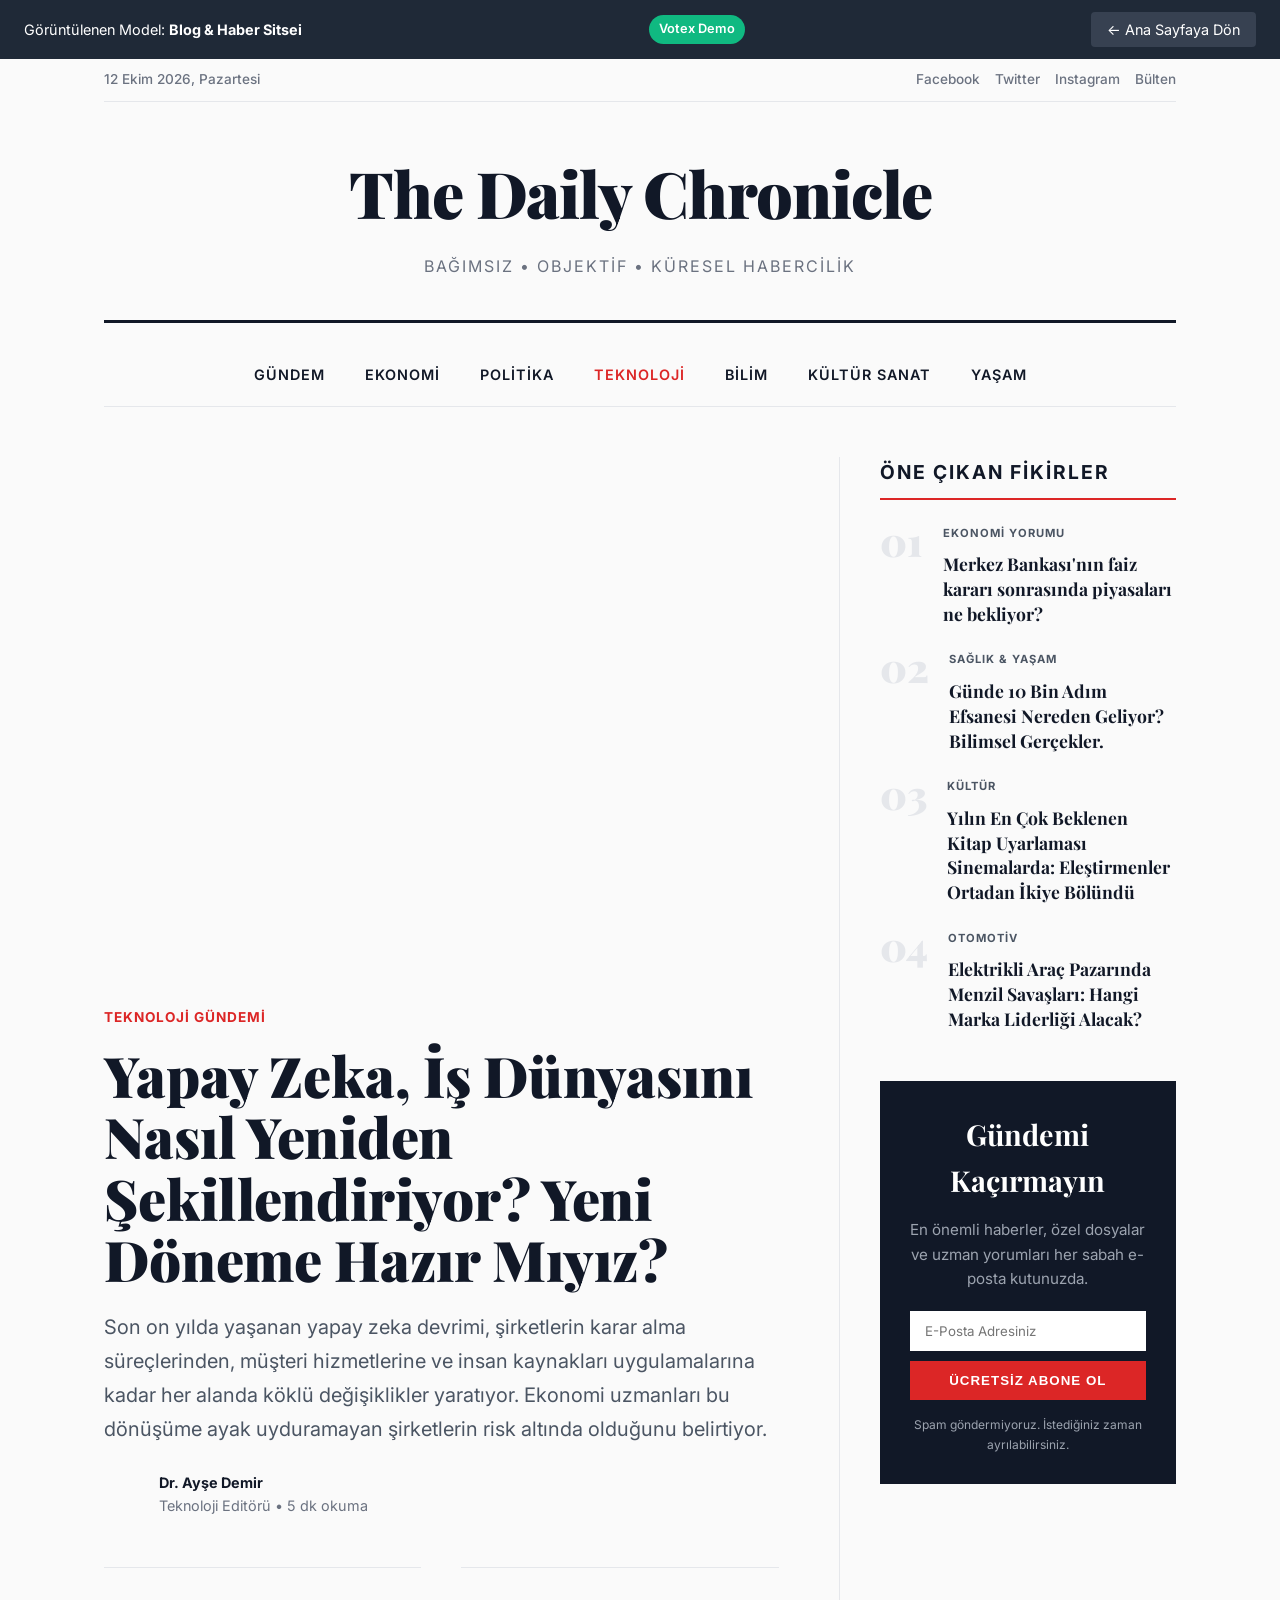
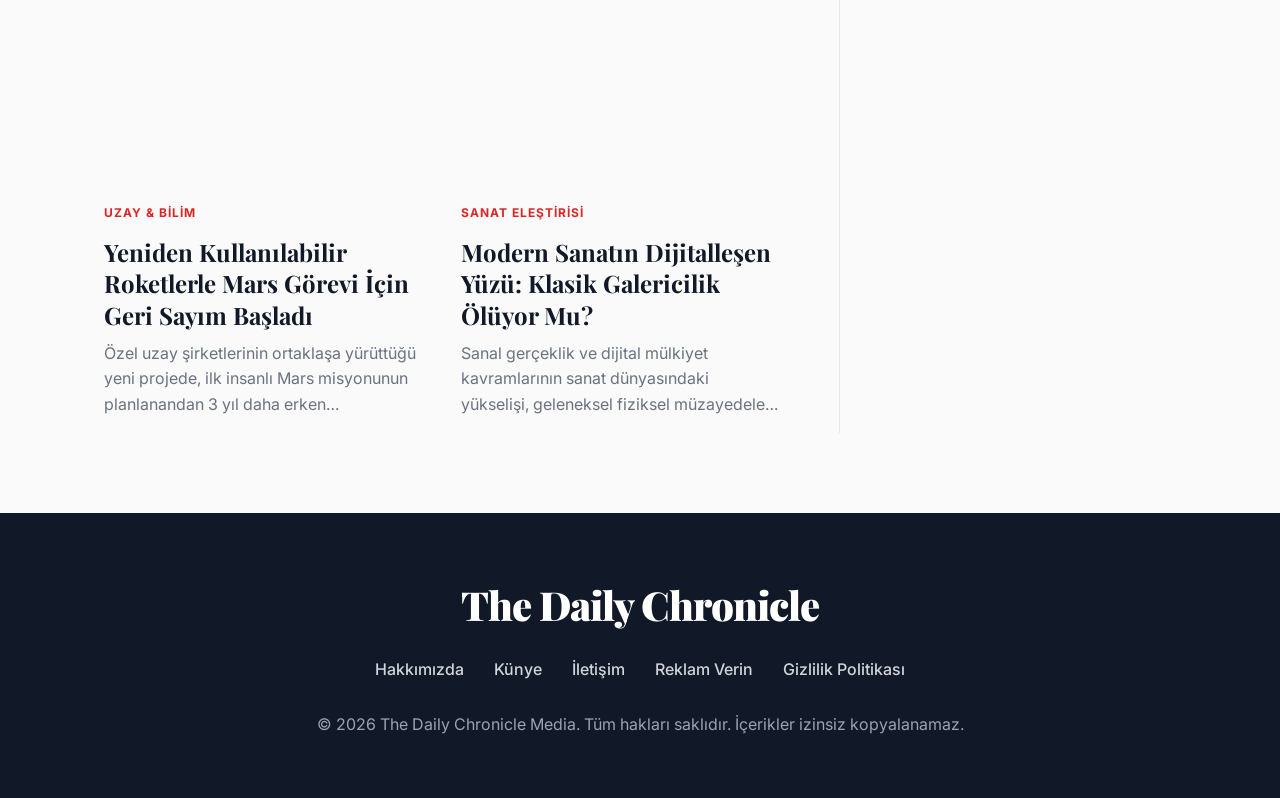
<file: models/blog.html>
<!DOCTYPE html>
<html lang="tr">
<head>
    <meta charset="UTF-8">
    <meta name="viewport" content="width=device-width, initial-scale=1.0">
    <title>Blog ve Haber Sitesi Modeli | Votex</title>
    <link href="https://fonts.googleapis.com/css2?family=Playfair+Display:ital,wght@0,400;0,700;0,900;1,400&family=Inter:wght@400;500;600;700&display=swap" rel="stylesheet">
    <style>
        * { margin: 0; padding: 0; box-sizing: border-box; }
        body { background: #fafafa; color: #374151; font-family: 'Inter', sans-serif; line-height: 1.6;}
        h1, h2, h3, h4, .logo { font-family: 'Playfair Display', serif; color: #111827;}
        
        /* Demo Bar */
        .demo-bar { background: #1f2937; color: white; padding: 12px 24px; display: flex; justify-content: space-between; align-items: center; position: sticky; top: 0; z-index: 1000; font-size: 0.9rem; font-family: 'Inter', sans-serif; }
        .demo-bar a { color: white; text-decoration: none; padding: 6px 16px; background: #374151; border-radius: 4px; transition: 0.2s; }
        .demo-bar a:hover { background: #4b5563; }
        .demo-bar .badge { background: #10b981; padding: 4px 10px; border-radius: 20px; font-size: 0.8rem; font-weight: 600; }
        
        .container { max-width: 1200px; margin: 0 auto; padding: 0 5%; }
        
        /* Top Bar */
        .top-nav { display: flex; justify-content: space-between; padding: 10px 0; border-bottom: 1px solid #e5e7eb; font-size: 0.85rem; color: #6b7280; font-weight: 500;}
        .socials { display: flex; gap: 15px; }

        /* Header */
        header { padding: 40px 0; text-align: center; border-bottom: 3px solid #111827; margin-bottom: 20px;}
        .logo { font-size: 4rem; font-weight: 900; letter-spacing: -1px; margin-bottom: 10px;}
        .tagline { font-family: 'Inter', sans-serif; font-size: 1rem; color: #6b7280; text-transform: uppercase; letter-spacing: 2px;}

        /* Navigation */
        .main-nav { display: flex; justify-content: center; gap: 40px; padding: 20px 0; border-bottom: 1px solid #e5e7eb; margin-bottom: 50px;}
        .main-nav a { text-decoration: none; color: #111827; font-weight: 600; text-transform: uppercase; font-size: 0.9rem; letter-spacing: 1px; transition: color 0.2s;}
        .main-nav a:hover, .main-nav a.active { color: #dc2626; }

        /* Layout Grid */
        .layout { display: grid; grid-template-columns: 2fr 1fr; gap: 60px; margin-bottom: 80px;}

        /* Main Story */
        .main-story { margin-bottom: 50px; }
        .main-img { width: 100%; height: 500px; background: #e5e7eb; object-fit: cover; margin-bottom: 25px; transition: transform 0.3s; }
        .img-wrap { overflow: hidden; margin-bottom: 25px; }
        .img-wrap:hover .main-img { transform: scale(1.03); }
        .post-cat { color: #dc2626; font-weight: 700; font-size: 0.85rem; text-transform: uppercase; margin-bottom: 15px; display: block; letter-spacing: 1px;}
        .main-title { font-size: 3.5rem; line-height: 1.1; margin-bottom: 20px; font-weight: 900;}
        .main-excerpt { font-size: 1.25rem; color: #4b5563; line-height: 1.7; margin-bottom: 25px; }
        .meta { display: flex; align-items: center; gap: 15px; font-size: 0.9rem; color: #6b7280; }
        .author-pic { width: 40px; height: 40px; border-radius: 50%; background: #d1d5db; }
        
        /* Sub Stories Grid */
        .sub-stories { display: grid; grid-template-columns: 1fr 1fr; gap: 40px; }
        .sub-story { border-top: 1px solid #e5e7eb; padding-top: 20px; }
        .sub-img { width: 100%; height: 200px; background: #e5e7eb; margin-bottom: 15px; }
        .sub-title { font-size: 1.5rem; line-height: 1.3; margin-bottom: 10px; font-weight: 700;}
        .sub-excerpt { font-size: 1rem; color: #6b7280; margin-bottom: 15px; display: -webkit-box; -webkit-line-clamp: 3; -webkit-box-orient: vertical; overflow: hidden;}

        /* Sidebar */
        .sidebar { padding-left: 40px; border-left: 1px solid #e5e7eb; }
        .widget { margin-bottom: 50px; }
        .widget-title { font-size: 1.2rem; font-family: 'Inter', sans-serif; text-transform: uppercase; letter-spacing: 2px; border-bottom: 2px solid #dc2626; padding-bottom: 10px; margin-bottom: 25px; font-weight: 700;}
        
        /* Trending List */
        .trending-list { counter-reset: trending-counter; }
        .trending-item { display: flex; gap: 20px; margin-bottom: 25px; align-items: flex-start; }
        .trending-item::before { counter-increment: trending-counter; content: "0" counter(trending-counter); font-family: 'Playfair Display', serif; font-size: 2.5rem; font-weight: 900; color: #e5e7eb; line-height: 0.8; }
        .trending-item h4 { font-size: 1.1rem; line-height: 1.4; margin-top: -5px; cursor:pointer;}
        .trending-item h4:hover { color: #dc2626; }

        /* Newsletter */
        .newsletter { background: #111827; color: white; padding: 30px; text-align: center; }
        .newsletter h3 { color: white; font-size: 1.8rem; margin-bottom: 15px; }
        .newsletter p { font-size: 0.95rem; color: #9ca3af; margin-bottom: 20px; }
        .newsletter input { width: 100%; padding: 12px 15px; border: none; margin-bottom: 10px; font-family: 'Inter'; outline:none;}
        .newsletter button { width: 100%; padding: 12px; background: #dc2626; color: white; border: none; font-weight: 600; cursor: pointer; text-transform: uppercase; letter-spacing: 1px;}
        .newsletter button:hover { background: #b91c1c; }

        /* Footer */
        footer { background: #111827; padding: 60px 0; color: #9ca3af; text-align: center; }
        footer .logo { color: white; font-size: 2.5rem; margin-bottom: 20px; }
        footer .nav { display: flex; justify-content: center; gap: 30px; margin-bottom: 30px; font-family: 'Inter'; font-weight: 500;}
        footer .nav a { color: #d1d5db; text-decoration: none; }
        footer .nav a:hover { color: white; }
    </style>
</head>
<body>
    <div class="demo-bar">
        <span>Görüntülenen Model: <strong>Blog & Haber Sitsei</strong></span>
        <span class="badge">Votex Demo</span>
        <a href="../index.html#modeller">&larr; Ana Sayfaya Dön</a>
    </div>

    <div class="container">
        <div class="top-nav">
            <div>12 Ekim 2026, Pazartesi</div>
            <div class="socials">
                <span>Facebook</span>
                <span>Twitter</span>
                <span>Instagram</span>
                <span>Bülten</span>
            </div>
        </div>

        <header>
            <div class="logo">The Daily Chronicle</div>
            <div class="tagline">Bağımsız • Objektif • Küresel Habercilik</div>
        </header>

        <nav class="main-nav">
            <a href="#">Gündem</a>
            <a href="#">Ekonomi</a>
            <a href="#">Politika</a>
            <a href="#" class="active">Teknoloji</a>
            <a href="#">Bilim</a>
            <a href="#">Kültür Sanat</a>
            <a href="#">Yaşam</a>
        </nav>

        <div class="layout">
            <main>
                <article class="main-story">
                    <div class="img-wrap">
                        <div class="main-img" style="background: url('https://images.unsplash.com/photo-1485827404703-89b55fcc595e?w=1000&q=80') center/cover;"></div>
                    </div>
                    <span class="post-cat">Teknoloji Gündemi</span>
                    <h1 class="main-title">Yapay Zeka, İş Dünyasını Nasıl Yeniden Şekillendiriyor? Yeni Döneme Hazır Mıyız?</h1>
                    <p class="main-excerpt">Son on yılda yaşanan yapay zeka devrimi, şirketlerin karar alma süreçlerinden, müşteri hizmetlerine ve insan kaynakları uygulamalarına kadar her alanda köklü değişiklikler yaratıyor. Ekonomi uzmanları bu dönüşüme ayak uyduramayan şirketlerin risk altında olduğunu belirtiyor.</p>
                    <div class="meta">
                        <div class="author-pic" style="background: url('https://randomuser.me/api/portraits/women/44.jpg') center/cover;"></div>
                        <div>
                            <strong style="color: #111827;">Dr. Ayşe Demir</strong>
                            <div>Teknoloji Editörü &bull; 5 dk okuma</div>
                        </div>
                    </div>
                </article>

                <div class="sub-stories">
                    <article class="sub-story">
                        <div class="sub-img" style="background: url('https://images.unsplash.com/photo-1614729939124-03290b5609ce?w=600&q=80') center/cover;"></div>
                        <span class="post-cat" style="font-size: 0.75rem;">Uzay & Bilim</span>
                        <h3 class="sub-title">Yeniden Kullanılabilir Roketlerle Mars Görevi İçin Geri Sayım Başladı</h3>
                        <p class="sub-excerpt">Özel uzay şirketlerinin ortaklaşa yürüttüğü yeni projede, ilk insanlı Mars misyonunun planlanandan 3 yıl daha erken gerçekleşebileceği açıklandı. Yörünge testleri devam ediyor.</p>
                    </article>
                    <article class="sub-story">
                        <div class="sub-img" style="background: url('https://images.unsplash.com/photo-1547891654-e66ed7ebb968?w=600&q=80') center/cover;"></div>
                        <span class="post-cat" style="font-size: 0.75rem;">Sanat Eleştirisi</span>
                        <h3 class="sub-title">Modern Sanatın Dijitalleşen Yüzü: Klasik Galericilik Ölüyor Mu?</h3>
                        <p class="sub-excerpt">Sanal gerçeklik ve dijital mülkiyet kavramlarının sanat dünyasındaki yükselişi, geleneksel fiziksel müzayedeleri ve galeri kültürünü kökten değiştirmeye zorluyor.</p>
                    </article>
                </div>
            </main>

            <aside class="sidebar">
                <div class="widget">
                    <h3 class="widget-title">Öne Çıkan Fikirler</h3>
                    <div class="trending-list">
                        <div class="trending-item">
                            <div>
                                <span class="post-cat" style="font-size: 0.7rem; color: #4b5563;">Ekonomi Yorumu</span>
                                <h4>Merkez Bankası'nın faiz kararı sonrasında piyasaları ne bekliyor?</h4>
                            </div>
                        </div>
                        <div class="trending-item">
                            <div>
                                <span class="post-cat" style="font-size: 0.7rem; color: #4b5563;">Sağlık & Yaşam</span>
                                <h4>Günde 10 Bin Adım Efsanesi Nereden Geliyor? Bilimsel Gerçekler.</h4>
                            </div>
                        </div>
                        <div class="trending-item">
                            <div>
                                <span class="post-cat" style="font-size: 0.7rem; color: #4b5563;">Kültür</span>
                                <h4>Yılın En Çok Beklenen Kitap Uyarlaması Sinemalarda: Eleştirmenler Ortadan İkiye Bölündü</h4>
                            </div>
                        </div>
                        <div class="trending-item">
                            <div>
                                <span class="post-cat" style="font-size: 0.7rem; color: #4b5563;">Otomotiv</span>
                                <h4>Elektrikli Araç Pazarında Menzil Savaşları: Hangi Marka Liderliği Alacak?</h4>
                            </div>
                        </div>
                    </div>
                </div>

                <div class="widget newsletter">
                    <h3>Gündemi Kaçırmayın</h3>
                    <p>En önemli haberler, özel dosyalar ve uzman yorumları her sabah e-posta kutunuzda.</p>
                    <form onsubmit="event.preventDefault();">
                        <input type="email" placeholder="E-Posta Adresiniz" required>
                        <button type="submit">Ücretsiz Abone Ol</button>
                    </form>
                    <p style="font-size: 0.75rem; margin-top: 15px; margin-bottom: 0;">Spam göndermiyoruz. İstediğiniz zaman ayrılabilirsiniz.</p>
                </div>
            </aside>
        </div>
    </div>

    <footer>
        <div class="container">
            <div class="logo">The Daily Chronicle</div>
            <div class="nav">
                <a href="#">Hakkımızda</a>
                <a href="#">Künye</a>
                <a href="#">İletişim</a>
                <a href="#">Reklam Verin</a>
                <a href="#">Gizlilik Politikası</a>
            </div>
            <p>&copy; 2026 The Daily Chronicle Media. Tüm hakları saklıdır. İçerikler izinsiz kopyalanamaz.</p>
        </div>
    </footer>
</body>
</html>
</file>
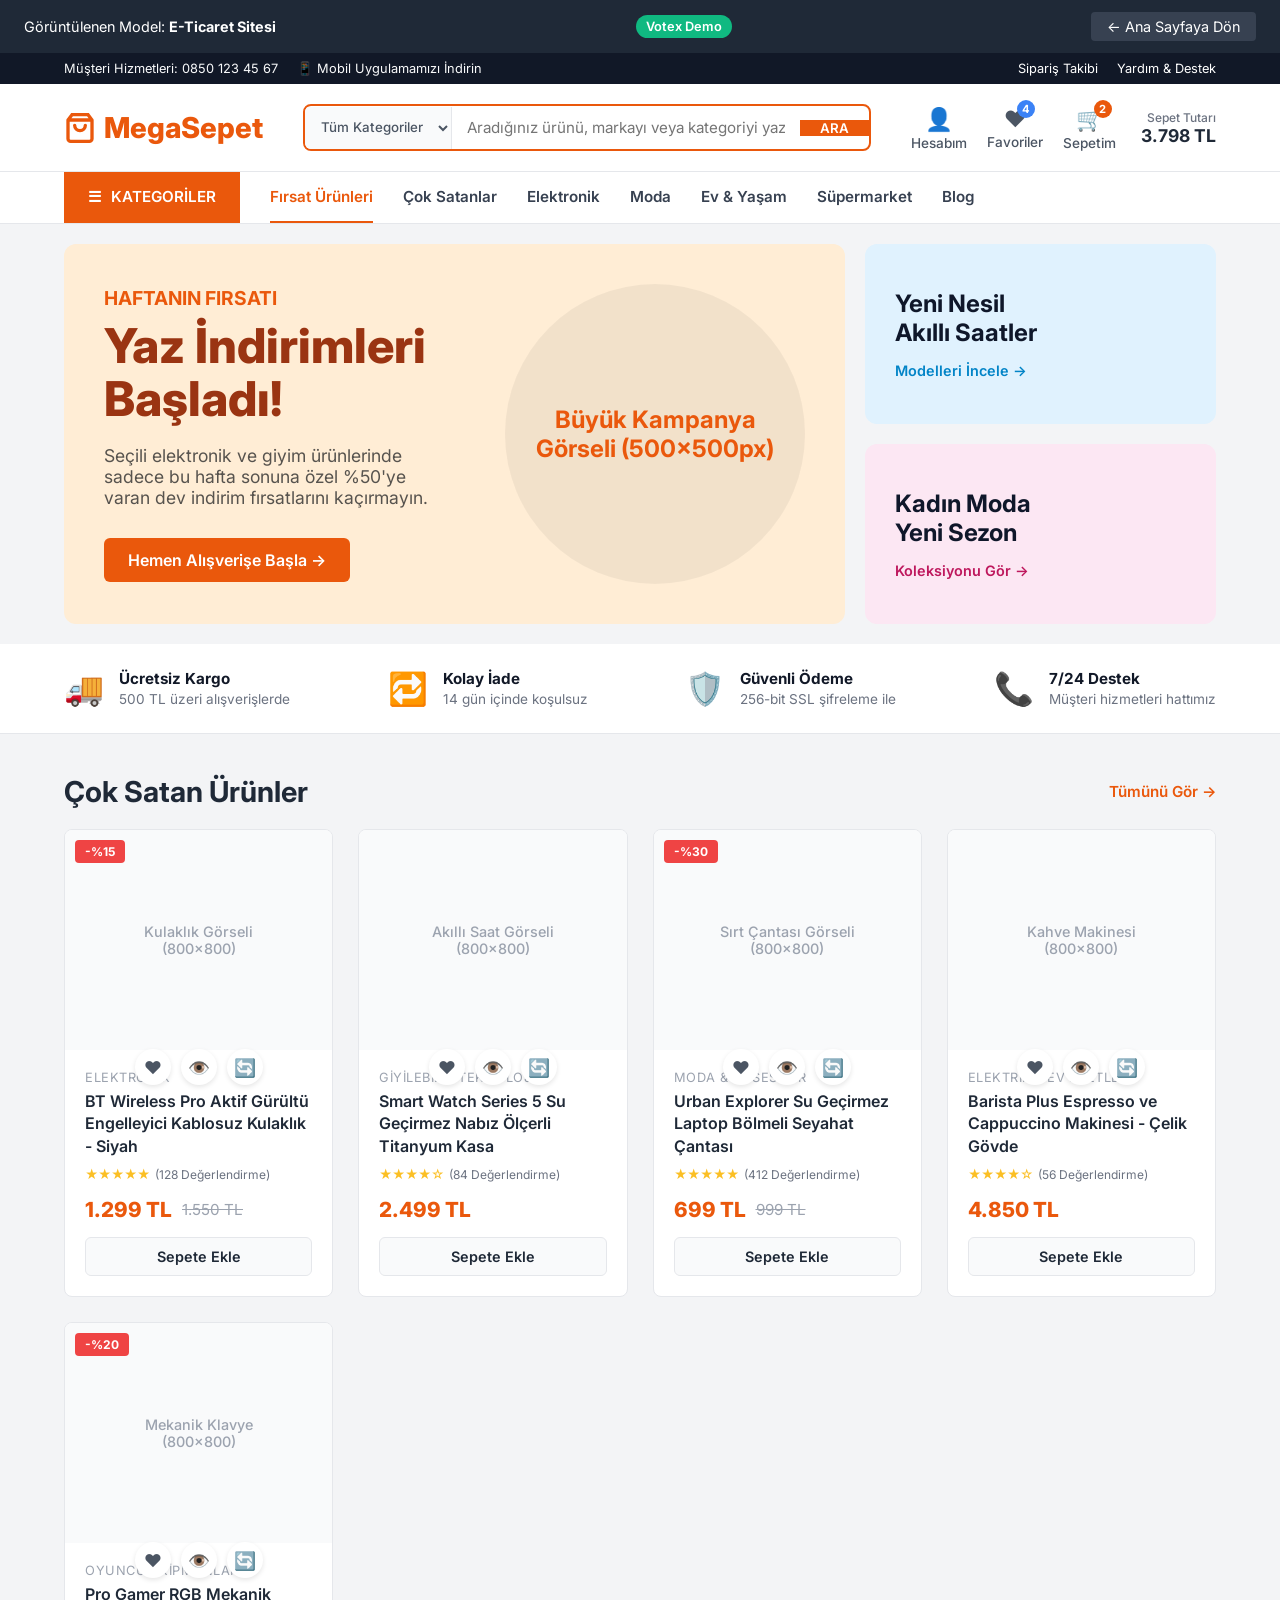
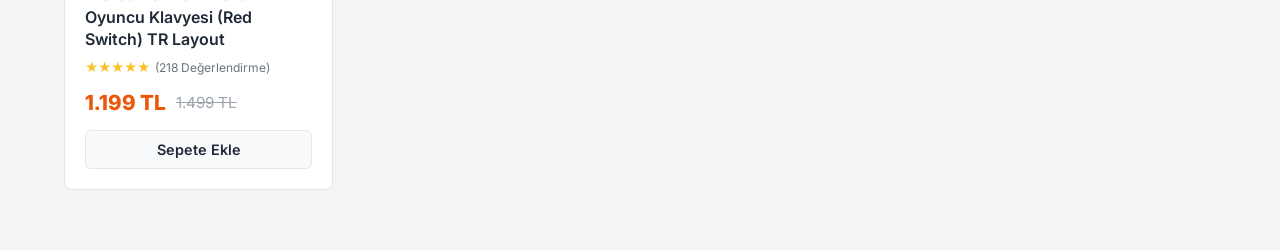
<file: models/eticaret.html>
<!DOCTYPE html>
<html lang="tr">
<head>
    <meta charset="UTF-8">
    <meta name="viewport" content="width=device-width, initial-scale=1.0">
    <title>E-Ticaret Sitesi Modeli | Votex</title>
    <link href="https://fonts.googleapis.com/css2?family=Inter:wght@400;500;600;700;800&display=swap" rel="stylesheet">
    <style>
        * { margin: 0; padding: 0; box-sizing: border-box; font-family: 'Inter', sans-serif; }
        body { background: #f3f4f6; color: #1f2937; }
        
        /* Demo Bar */
        .demo-bar { background: #1f2937; color: white; padding: 12px 24px; display: flex; justify-content: space-between; align-items: center; position: sticky; top: 0; z-index: 1000; font-size: 0.9rem; }
        .demo-bar a { color: white; text-decoration: none; padding: 6px 16px; background: #374151; border-radius: 4px; transition: 0.2s; }
        .demo-bar a:hover { background: #4b5563; }
        .demo-bar .badge { background: #10b981; padding: 4px 10px; border-radius: 20px; font-size: 0.8rem; font-weight: 600; }
        
        /* Top Bar */
        .top-bar { background: #111827; color: #f9fafb; font-size: 0.8rem; text-align: center; padding: 8px; display: flex; justify-content: space-between; padding-left: 5%; padding-right: 5%;}
        .top-bar span { margin-right: 15px; }

        /* Header */
        header { background: white; padding: 20px 5%; display: flex; justify-content: space-between; align-items: center; border-bottom: 1px solid #e5e7eb; position: relative;}
        .logo { font-size: 1.8rem; font-weight: 800; color: #ea580c; display: flex; align-items: center; gap: 8px; text-decoration: none; }
        
        .search-container { flex-grow: 1; max-width: 600px; margin: 0 40px; display: flex; align-items: center; border: 2px solid #ea580c; border-radius: 8px; overflow: hidden; background: white;}
        .search-container select { padding: 12px; border: none; border-right: 1px solid #e5e7eb; background: #f9fafb; font-weight: 500; color: #4b5563; outline: none; cursor: pointer; }
        .search-container input { flex-grow: 1; border: none; padding: 12px 15px; outline: none; font-size: 0.95rem; }
        .search-container button { background: #ea580c; border: none; color: white; padding: 0 20px; cursor: pointer; font-weight: 600; transition: background 0.2s; }
        .search-container button:hover { background: #c2410c; }
        
        .actions { display: flex; gap: 20px; align-items: center; }
        .action-item { display: flex; flex-direction: column; align-items: center; color: #4b5563; text-decoration: none; font-size: 0.85rem; font-weight: 500;}
        .action-icon { font-size: 1.4rem; margin-bottom: 2px; position: relative;}
        .cart-badge { position: absolute; top: -5px; right: -8px; background: #ea580c; color: white; font-size: 0.7rem; width: 18px; height: 18px; display: flex; align-items: center; justify-content: center; border-radius: 50%; font-weight: bold;}

        /* Navigation */
        .nav-menu { background: #fff; padding: 0 5%; display: flex; gap: 30px; border-bottom: 1px solid #e5e7eb; font-weight: 600; font-size: 0.95rem; }
        .nav-menu a { color: #374151; text-decoration: none; padding: 15px 0; border-bottom: 2px solid transparent; transition: all 0.2s; }
        .nav-menu a:hover, .nav-menu a.active { color: #ea580c; border-bottom-color: #ea580c; }
        .nav-menu .categories-btn { background: #ea580c; color: white; padding: 15px 24px; text-decoration: none; display: flex; align-items: center; gap: 10px; }

        /* Banner */
        .banner { display: flex; padding: 20px 5%; gap: 20px; }
        .main-banner { flex: 2; border-radius: 12px; overflow: hidden; position: relative; background: #ffedd5; display: flex; align-items: center; justify-content: space-between; padding: 40px; }
        .banner-text { max-width: 50%; }
        .banner-text h4 { color: #ea580c; font-size: 1.2rem; margin-bottom: 10px; font-weight: 700; text-transform: uppercase; }
        .banner-text h2 { color: #9a3412; font-size: 3rem; line-height: 1.1; margin-bottom: 20px; font-weight: 800; }
        .banner-text p { color: #57534e; font-size: 1.1rem; margin-bottom: 30px; }
        .btn-shop { background: #ea580c; color: white; text-decoration: none; padding: 12px 24px; border-radius: 6px; font-weight: 600; font-size: 1rem; transition: background 0.2s; display: inline-block; }
        .btn-shop:hover { background: #c2410c; }
        .banner-img-ph { width: 300px; height: 300px; background: rgba(0,0,0,0.05); border-radius: 50%; display: flex; align-items: center; justify-content: center; color: #ea580c; font-weight: bold; font-size: 1.5rem; text-align: center; padding: 20px;}
        
        .side-banners { flex: 1; display: flex; flex-direction: column; gap: 20px; }
        .side-banner { flex: 1; border-radius: 12px; background: #e0f2fe; padding: 30px; display: flex; flex-direction: column; justify-content: center; position: relative; overflow: hidden; }
        .side-banner:nth-child(2) { background: #fce7f3; }
        .side-banner h3 { font-size: 1.5rem; color: #0f172a; margin-bottom: 15px; }
        .side-banner .link-shop { color: #0284c7; font-weight: 600; text-decoration: none; font-size: 0.9rem; }
        .side-banner:nth-child(2) .link-shop { color: #be185d; }

        /* Trust Badges */
        .trust-badges { background: white; padding: 25px 5%; display: flex; justify-content: space-between; border-bottom: 1px solid #e5e7eb; }
        .trust-item { display: flex; align-items: center; gap: 15px; }
        .trust-icon { font-size: 2rem; color: #ea580c; }
        .trust-text strong { display: block; color: #111827; font-size: 0.95rem; }
        .trust-text span { color: #6b7280; font-size: 0.85rem; }

        /* Products Grid */
        .section-header { display: flex; justify-content: space-between; align-items: center; padding: 40px 5% 20px; }
        .section-header h2 { font-size: 1.8rem; color: #1f2937; }
        .view-all { color: #ea580c; font-weight: 600; text-decoration: none; font-size: 0.95rem; }
        
        .products { padding: 0 5% 60px; display: grid; grid-template-columns: repeat(auto-fill, minmax(250px, 1fr)); gap: 25px; }
        .product-card { background: white; border-radius: 8px; border: 1px solid #e5e7eb; overflow: hidden; transition: box-shadow 0.3s, transform 0.3s; position: relative; display: flex; flex-direction: column;}
        .product-card:hover { transform: translateY(-5px); box-shadow: 0 10px 25px -5px rgba(0,0,0,0.1); }
        .discount-badge { position: absolute; top: 10px; left: 10px; background: #ef4444; color: white; padding: 4px 10px; border-radius: 4px; font-size: 0.75rem; font-weight: 700; z-index: 2; }
        .p-image { height: 220px; background: #f9fafb; display: flex; align-items: center; justify-content: center; position: relative;}
        .p-img-text { color: #9ca3af; font-weight: 500; font-size: 0.9rem; text-align: center; padding: 20px;}
        .p-actions { position: absolute; bottom: -50px; left: 0; right: 0; display: flex; justify-content: center; gap: 10px; transition: bottom 0.3s; padding-bottom: 15px;}
        .product-card:hover .p-actions { bottom: 0; }
        .action-btn { width: 36px; height: 36px; border-radius: 50%; background: white; border: none; box-shadow: 0 2px 5px rgba(0,0,0,0.1); display: flex; align-items: center; justify-content: center; cursor: pointer; color: #4b5563; font-size: 1.1rem; transition: background 0.2s, color 0.2s;}
        .action-btn:hover { background: #ea580c; color: white; }
        
        .p-info { padding: 20px; flex-grow: 1; display: flex; flex-direction: column; }
        .p-category { font-size: 0.8rem; color: #9ca3af; margin-bottom: 5px; text-transform: uppercase; letter-spacing: 0.5px;}
        .p-title { font-weight: 600; font-size: 1rem; color: #1f2937; margin-bottom: 10px; line-height: 1.4; flex-grow: 1; }
        .p-rating { color: #fbbf24; font-size: 0.8rem; margin-bottom: 15px; display: flex; align-items: center; gap: 5px; }
        .p-rating span { color: #6b7280; font-size: 0.75rem; }
        .p-price-wrap { display: flex; align-items: center; gap: 10px; margin-bottom: 15px; }
        .p-price { font-weight: 800; color: #ea580c; font-size: 1.3rem; }
        .p-old-price { color: #9ca3af; text-decoration: line-through; font-size: 0.95rem; }
        .btn-add { background: #f9fafb; color: #1f2937; border: 1px solid #e5e7eb; padding: 10px 0; width: 100%; border-radius: 6px; cursor: pointer; font-weight: 600; transition: all 0.2s; font-size: 0.9rem;}
        .btn-add:hover { background: #ea580c; color: white; border-color: #ea580c; }
    </style>
</head>
<body>
    <div class="demo-bar">
        <span>Görüntülenen Model: <strong>E-Ticaret Sitesi</strong></span>
        <span class="badge">Votex Demo</span>
        <a href="../index.html#modeller">&larr; Ana Sayfaya Dön</a>
    </div>

    <!-- MOCKUP CONTENT -->
    <div class="top-bar">
        <div>
            <span>Müşteri Hizmetleri: 0850 123 45 67</span>
            <span>📱 Mobil Uygulamamızı İndirin</span>
        </div>
        <div>
            <a href="#" style="color:white; margin-right:15px; text-decoration:none;">Sipariş Takibi</a>
            <a href="#" style="color:white; text-decoration:none;">Yardım & Destek</a>
        </div>
    </div>

    <header>
        <a href="#" class="logo">
            <svg width="32" height="32" viewBox="0 0 24 24" fill="none" class="product-icon"><path d="M6 2L3 6v14a2 2 0 0 0 2 2h14a2 2 0 0 0 2-2V6l-3-4zM3 6h18M16 10a4 4 0 0 1-8 0" stroke="currentColor" stroke-width="2.5" stroke-linecap="round"/></svg>
            MegaSepet
        </a>
        
        <div class="search-container">
            <select>
                <option>Tüm Kategoriler</option>
                <option>Elektronik</option>
                <option>Moda & Giyim</option>
                <option>Ev & Yaşam</option>
            </select>
            <input type="text" placeholder="Aradığınız ürünü, markayı veya kategoriyi yazın...">
            <button>ARA</button>
        </div>
        
        <div class="actions">
            <a href="#" class="action-item">
                <div class="action-icon">👤</div>
                <span>Hesabım</span>
            </a>
            <a href="#" class="action-item">
                <div class="action-icon">❤️<div class="cart-badge" style="background:#3b82f6;">4</div></div>
                <span>Favoriler</span>
            </a>
            <a href="#" class="action-item">
                <div class="action-icon">🛒<div class="cart-badge">2</div></div>
                <span>Sepetim</span>
            </a>
            <div style="margin-left:5px; text-align:right;">
                <div style="font-size:0.75rem; color:#6b7280; font-weight:500;">Sepet Tutarı</div>
                <div style="font-size:1.1rem; font-weight:700; color:#1f2937;">3.798 TL</div>
            </div>
        </div>
    </header>

    <div class="nav-menu">
        <a href="#" class="categories-btn">
            <span>☰</span> KATEGORİLER
        </a>
        <a href="#" class="active">Fırsat Ürünleri</a>
        <a href="#">Çok Satanlar</a>
        <a href="#">Elektronik</a>
        <a href="#">Moda</a>
        <a href="#">Ev & Yaşam</a>
        <a href="#">Süpermarket</a>
        <a href="#">Blog</a>
    </div>

    <div class="banner">
        <div class="main-banner">
            <div class="banner-text">
                <h4>Haftanın Fırsatı</h4>
                <h2>Yaz İndirimleri Başladı!</h2>
                <p>Seçili elektronik ve giyim ürünlerinde sadece bu hafta sonuna özel %50'ye varan dev indirim fırsatlarını kaçırmayın.</p>
                <a href="#" class="btn-shop">Hemen Alışverişe Başla &rarr;</a>
            </div>
            <div class="banner-img-ph">Büyük Kampanya Görseli (500x500px)</div>
        </div>
        <div class="side-banners">
            <div class="side-banner">
                <h3>Yeni Nesil<br>Akıllı Saatler</h3>
                <a href="#" class="link-shop">Modelleri İncele &rarr;</a>
            </div>
            <div class="side-banner">
                <h3>Kadın Moda<br>Yeni Sezon</h3>
                <a href="#" class="link-shop">Koleksiyonu Gör &rarr;</a>
            </div>
        </div>
    </div>

    <div class="trust-badges">
        <div class="trust-item">
            <div class="trust-icon">🚚</div>
            <div class="trust-text">
                <strong>Ücretsiz Kargo</strong>
                <span>500 TL üzeri alışverişlerde</span>
            </div>
        </div>
        <div class="trust-item">
            <div class="trust-icon">🔁</div>
            <div class="trust-text">
                <strong>Kolay İade</strong>
                <span>14 gün içinde koşulsuz</span>
            </div>
        </div>
        <div class="trust-item">
            <div class="trust-icon">🛡️</div>
            <div class="trust-text">
                <strong>Güvenli Ödeme</strong>
                <span>256-bit SSL şifreleme ile</span>
            </div>
        </div>
        <div class="trust-item">
            <div class="trust-icon">📞</div>
            <div class="trust-text">
                <strong>7/24 Destek</strong>
                <span>Müşteri hizmetleri hattımız</span>
            </div>
        </div>
    </div>

    <div class="section-header">
        <h2>Çok Satan Ürünler</h2>
        <a href="#" class="view-all">Tümünü Gör &rarr;</a>
    </div>

    <div class="products">
        <!-- Ürün 1 -->
        <div class="product-card">
            <div class="discount-badge">-%15</div>
            <div class="p-image">
                <div class="p-actions">
                    <button class="action-btn">❤️</button>
                    <button class="action-btn">👁️</button>
                    <button class="action-btn">🔄</button>
                </div>
                <div class="p-img-text">Kulaklık Görseli<br>(800x800)</div>
            </div>
            <div class="p-info">
                <div class="p-category">Elektronik</div>
                <h3 class="p-title">BT Wireless Pro Aktif Gürültü Engelleyici Kablosuz Kulaklık - Siyah</h3>
                <div class="p-rating">★★★★★ <span>(128 Değerlendirme)</span></div>
                <div class="p-price-wrap">
                    <span class="p-price">1.299 TL</span>
                    <span class="p-old-price">1.550 TL</span>
                </div>
                <button class="btn-add">Sepete Ekle</button>
            </div>
        </div>

        <!-- Ürün 2 -->
        <div class="product-card">
            <div class="p-image">
                <div class="p-actions">
                    <button class="action-btn">❤️</button>
                    <button class="action-btn">👁️</button>
                    <button class="action-btn">🔄</button>
                </div>
                <div class="p-img-text">Akıllı Saat Görseli<br>(800x800)</div>
            </div>
            <div class="p-info">
                <div class="p-category">Giyilebilir Teknoloji</div>
                <h3 class="p-title">Smart Watch Series 5 Su Geçirmez Nabız Ölçerli Titanyum Kasa</h3>
                <div class="p-rating">★★★★☆ <span>(84 Değerlendirme)</span></div>
                <div class="p-price-wrap">
                    <span class="p-price">2.499 TL</span>
                </div>
                <button class="btn-add">Sepete Ekle</button>
            </div>
        </div>

        <!-- Ürün 3 -->
        <div class="product-card">
            <div class="discount-badge">-%30</div>
            <div class="p-image">
                <div class="p-actions">
                    <button class="action-btn">❤️</button>
                    <button class="action-btn">👁️</button>
                    <button class="action-btn">🔄</button>
                </div>
                <div class="p-img-text">Sırt Çantası Görseli<br>(800x800)</div>
            </div>
            <div class="p-info">
                <div class="p-category">Moda & Aksesuar</div>
                <h3 class="p-title">Urban Explorer Su Geçirmez Laptop Bölmeli Seyahat Çantası</h3>
                <div class="p-rating">★★★★★ <span>(412 Değerlendirme)</span></div>
                <div class="p-price-wrap">
                    <span class="p-price">699 TL</span>
                    <span class="p-old-price">999 TL</span>
                </div>
                <button class="btn-add">Sepete Ekle</button>
            </div>
        </div>

        <!-- Ürün 4 -->
        <div class="product-card">
            <div class="p-image">
                <div class="p-actions">
                    <button class="action-btn">❤️</button>
                    <button class="action-btn">👁️</button>
                    <button class="action-btn">🔄</button>
                </div>
                <div class="p-img-text">Kahve Makinesi<br>(800x800)</div>
            </div>
            <div class="p-info">
                <div class="p-category">Elektrikli Ev Aletleri</div>
                <h3 class="p-title">Barista Plus Espresso ve Cappuccino Makinesi - Çelik Gövde</h3>
                <div class="p-rating">★★★★☆ <span>(56 Değerlendirme)</span></div>
                <div class="p-price-wrap">
                    <span class="p-price">4.850 TL</span>
                </div>
                <button class="btn-add">Sepete Ekle</button>
            </div>
        </div>
        
        <!-- Ürün 5 -->
        <div class="product-card">
            <div class="discount-badge">-%20</div>
            <div class="p-image">
                <div class="p-actions">
                    <button class="action-btn">❤️</button>
                    <button class="action-btn">👁️</button>
                    <button class="action-btn">🔄</button>
                </div>
                <div class="p-img-text">Mekanik Klavye<br>(800x800)</div>
            </div>
            <div class="p-info">
                <div class="p-category">Oyuncu Ekipmanları</div>
                <h3 class="p-title">Pro Gamer RGB Mekanik Oyuncu Klavyesi (Red Switch) TR Layout</h3>
                <div class="p-rating">★★★★★ <span>(218 Değerlendirme)</span></div>
                <div class="p-price-wrap">
                    <span class="p-price">1.199 TL</span>
                    <span class="p-old-price">1.499 TL</span>
                </div>
                <button class="btn-add">Sepete Ekle</button>
            </div>
        </div>
    </div>
</body>
</html>
</file>
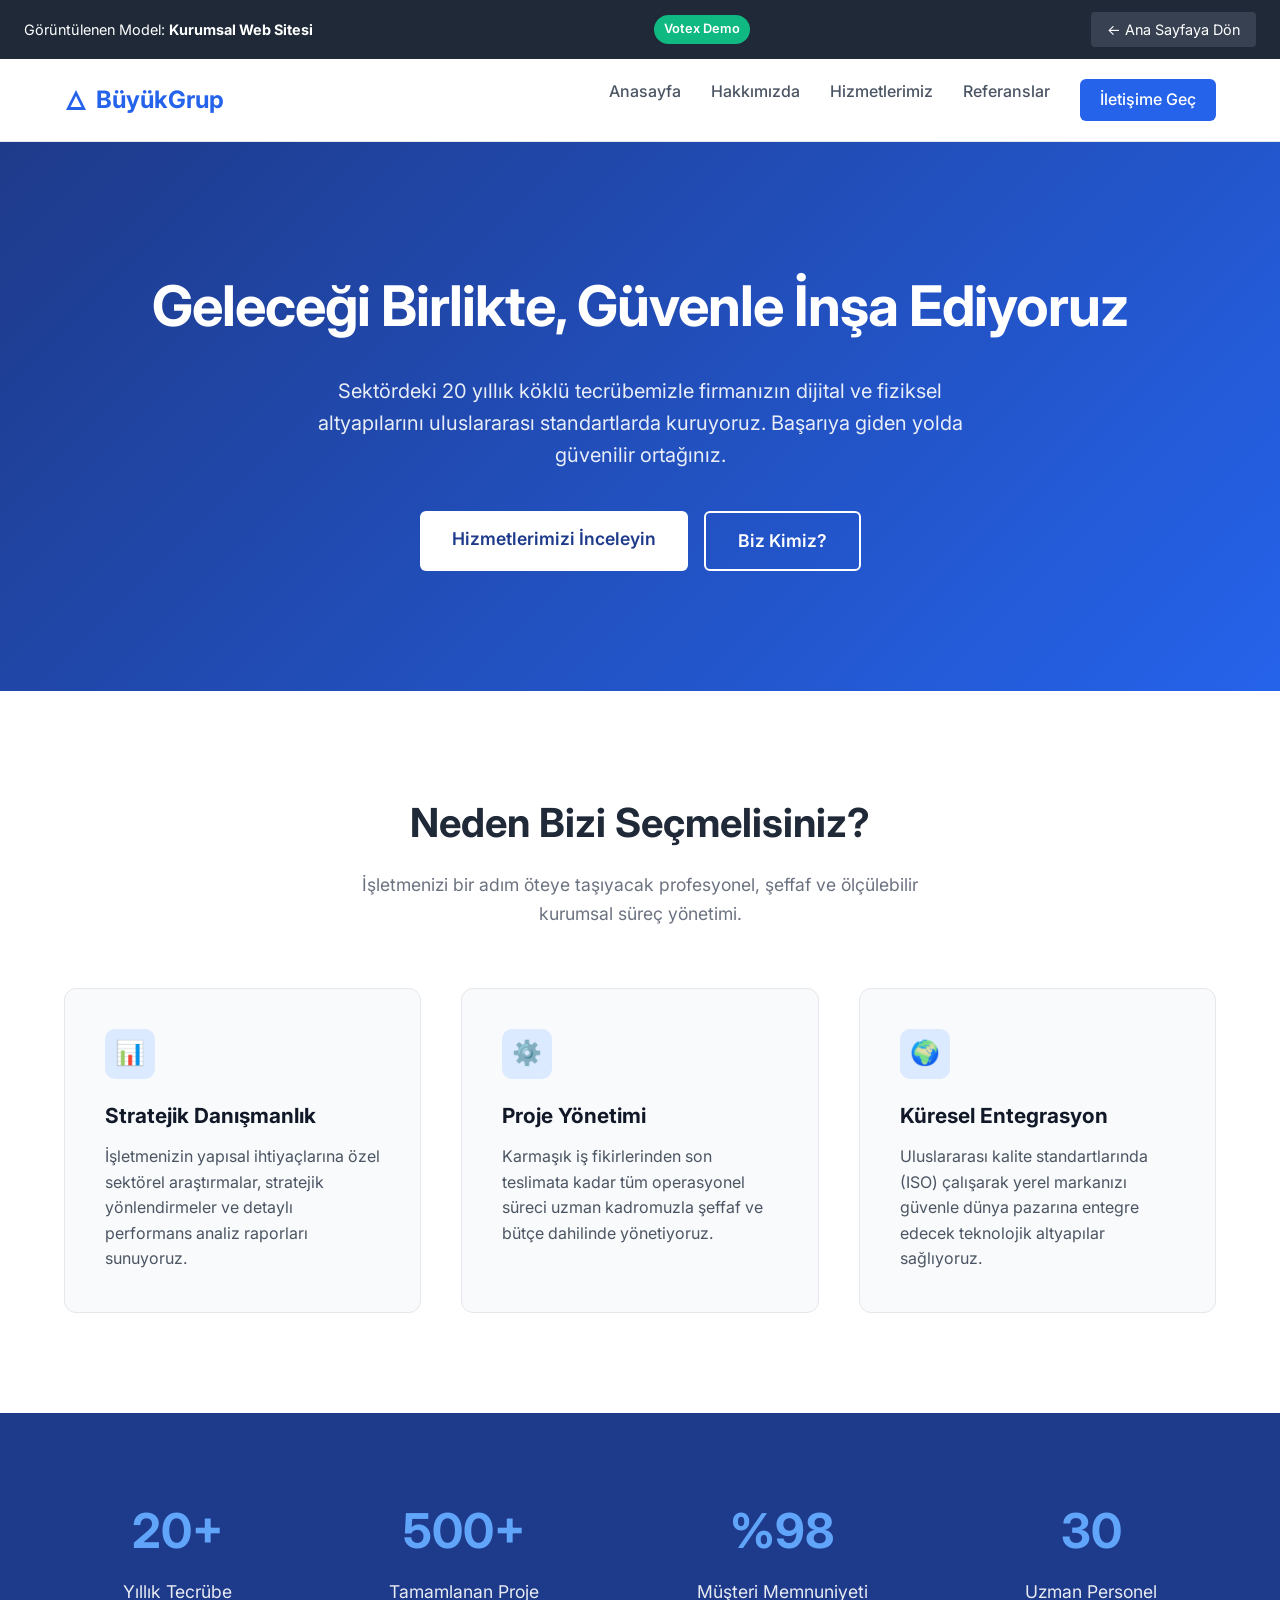
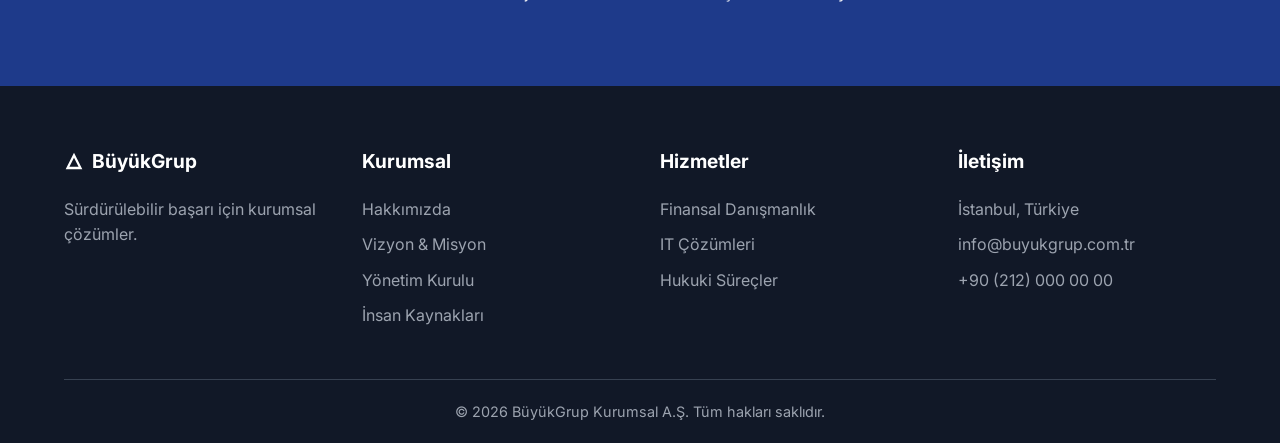
<file: models/kurumsal.html>
<!DOCTYPE html>
<html lang="tr">
<head>
    <meta charset="UTF-8">
    <meta name="viewport" content="width=device-width, initial-scale=1.0">
    <title>Kurumsal Web Sitesi Modeli | Votex</title>
    <link href="https://fonts.googleapis.com/css2?family=Inter:wght@400;500;600;700&display=swap" rel="stylesheet">
    <style>
        * { margin: 0; padding: 0; box-sizing: border-box; font-family: 'Inter', sans-serif; }
        body { background: #f9fafb; color: #1f2937; line-height: 1.6; }
        
        /* Demo Bar */
        .demo-bar { background: #1f2937; color: white; padding: 12px 24px; display: flex; justify-content: space-between; align-items: center; position: sticky; top: 0; z-index: 1000; font-size: 0.9rem; }
        .demo-bar a { color: white; text-decoration: none; padding: 6px 16px; background: #374151; border-radius: 4px; transition: 0.2s; }
        .demo-bar a:hover { background: #4b5563; }
        .demo-bar .badge { background: #10b981; padding: 4px 10px; border-radius: 20px; font-size: 0.8rem; font-weight: 600; }
        
        /* Header */
        header { background: white; padding: 20px 5%; display: flex; justify-content: space-between; align-items: center; border-bottom: 1px solid #e5e7eb; box-shadow: 0 2px 4px rgba(0,0,0,0.05); }
        .logo { font-size: 1.5rem; font-weight: bold; color: #2563eb; display: flex; align-items: center; gap: 8px;}
        nav { display: flex; gap: 30px; }
        nav a { text-decoration: none; color: #4b5563; font-weight: 500; transition: color 0.3s; }
        nav a:hover { color: #2563eb; }
        .btn-contact { background: #2563eb; color: white !important; padding: 8px 20px; border-radius: 6px; }
        .btn-contact:hover { background: #1d4ed8; }

        /* Hero Section */
        .hero { background: linear-gradient(135deg, #1e3a8a, #2563eb); color: white; padding: 120px 5%; text-align: center; }
        .hero h1 { font-size: 3.5rem; margin-bottom: 24px; letter-spacing: -1px; }
        .hero p { font-size: 1.25rem; opacity: 0.9; max-width: 700px; margin: 0 auto 40px; }
        .hero-buttons { display: flex; gap: 16px; justify-content: center; }
        .hero .btn { padding: 14px 32px; border-radius: 6px; font-weight: 600; text-decoration: none; font-size: 1.1rem; }
        .hero .btn-primary { background: white; color: #1e3a8a; }
        .hero .btn-outline { border: 2px solid white; color: white; }

        /* Features */
        .features-wrapper { padding: 100px 5%; background: white; }
        .section-title { text-align: center; margin-bottom: 60px; }
        .section-title h2 { font-size: 2.5rem; color: #1f2937; margin-bottom: 16px; }
        .section-title p { color: #6b7280; font-size: 1.1rem; max-width: 600px; margin: 0 auto; }
        
        .features { display: grid; grid-template-columns: repeat(auto-fit, minmax(300px, 1fr)); gap: 40px; max-width: 1200px; margin: 0 auto; }
        .card { background: #f9fafb; padding: 40px; border-radius: 12px; border: 1px solid #e5e7eb; transition: transform 0.3s; }
        .card:hover { transform: translateY(-5px); box-shadow: 0 10px 15px -3px rgba(0,0,0,0.1); }
        .card-icon { width: 50px; height: 50px; background: #dbeafe; color: #2563eb; border-radius: 10px; display: flex; align-items: center; justify-content: center; font-size: 1.5rem; margin-bottom: 20px; }
        .card h3 { margin-bottom: 12px; color: #111827; font-size: 1.3rem; }
        .card p { color: #4b5563; }

        /* Stats */
        .stats { background: #1e3a8a; color: white; padding: 80px 5%; display: flex; justify-content: space-around; flex-wrap: wrap; gap: 40px; }
        .stat-item { text-align: center; }
        .stat-number { font-size: 3rem; font-weight: bold; color: #60a5fa; margin-bottom: 8px; }
        .stat-label { font-size: 1.1rem; opacity: 0.9; }

        /* Footer */
        footer { background: #111827; color: #9ca3af; padding: 60px 5% 20px; }
        .footer-grid { display: grid; grid-template-columns: repeat(4, 1fr); gap: 40px; max-width: 1200px; margin: 0 auto 40px; }
        .footer-col h4 { color: white; margin-bottom: 20px; font-size: 1.2rem; }
        .footer-col ul { list-style: none; }
        .footer-col ul li { margin-bottom: 10px; }
        .footer-col a { color: #9ca3af; text-decoration: none; }
        .footer-col a:hover { color: white; }
    </style>
</head>
<body>
    <div class="demo-bar">
        <span>Görüntülenen Model: <strong>Kurumsal Web Sitesi</strong></span>
        <span class="badge">Votex Demo</span>
        <a href="../index.html#modeller">&larr; Ana Sayfaya Dön</a>
    </div>

    <!-- MOCKUP CONTENT -->
    <header>
        <div class="logo">
            <svg width="24" height="24" viewBox="0 0 24 24" fill="currentColor"><path d="M12 2L2 22h20L12 2zm0 6l5.5 11h-11L12 8z"/></svg>
            BüyükGrup
        </div>
        <nav>
            <a href="#">Anasayfa</a>
            <a href="#">Hakkımızda</a>
            <a href="#">Hizmetlerimiz</a>
            <a href="#">Referanslar</a>
            <a href="#" class="btn-contact">İletişime Geç</a>
        </nav>
    </header>
    
    <div class="hero">
        <h1>Geleceği Birlikte, Güvenle İnşa Ediyoruz</h1>
        <p>Sektördeki 20 yıllık köklü tecrübemizle firmanızın dijital ve fiziksel altyapılarını uluslararası standartlarda kuruyoruz. Başarıya giden yolda güvenilir ortağınız.</p>
        <div class="hero-buttons">
            <a href="#" class="btn btn-primary">Hizmetlerimizi İnceleyin</a>
            <a href="#" class="btn btn-outline">Biz Kimiz?</a>
        </div>
    </div>

    <div class="features-wrapper">
        <div class="section-title">
            <h2>Neden Bizi Seçmelisiniz?</h2>
            <p>İşletmenizi bir adım öteye taşıyacak profesyonel, şeffaf ve ölçülebilir kurumsal süreç yönetimi.</p>
        </div>
        <div class="features">
            <div class="card">
                <div class="card-icon">📊</div>
                <h3>Stratejik Danışmanlık</h3>
                <p>İşletmenizin yapısal ihtiyaçlarına özel sektörel araştırmalar, stratejik yönlendirmeler ve detaylı performans analiz raporları sunuyoruz.</p>
            </div>
            <div class="card">
                <div class="card-icon">⚙️</div>
                <h3>Proje Yönetimi</h3>
                <p>Karmaşık iş fikirlerinden son teslimata kadar tüm operasyonel süreci uzman kadromuzla şeffaf ve bütçe dahilinde yönetiyoruz.</p>
            </div>
            <div class="card">
                <div class="card-icon">🌍</div>
                <h3>Küresel Entegrasyon</h3>
                <p>Uluslararası kalite standartlarında (ISO) çalışarak yerel markanızı güvenle dünya pazarına entegre edecek teknolojik altyapılar sağlıyoruz.</p>
            </div>
        </div>
    </div>

    <div class="stats">
        <div class="stat-item">
            <div class="stat-number">20+</div>
            <div class="stat-label">Yıllık Tecrübe</div>
        </div>
        <div class="stat-item">
            <div class="stat-number">500+</div>
            <div class="stat-label">Tamamlanan Proje</div>
        </div>
        <div class="stat-item">
            <div class="stat-number">%98</div>
            <div class="stat-label">Müşteri Memnuniyeti</div>
        </div>
        <div class="stat-item">
            <div class="stat-number">30</div>
            <div class="stat-label">Uzman Personel</div>
        </div>
    </div>

    <footer>
        <div class="footer-grid">
            <div class="footer-col">
                <h4 style="display:flex; align-items:center; gap:8px;">
                    <svg width="20" height="20" viewBox="0 0 24 24" fill="currentColor"><path d="M12 2L2 22h20L12 2zm0 6l5.5 11h-11L12 8z"/></svg>
                    BüyükGrup
                </h4>
                <p>Sürdürülebilir başarı için kurumsal çözümler.</p>
            </div>
            <div class="footer-col">
                <h4>Kurumsal</h4>
                <ul>
                    <li><a href="#">Hakkımızda</a></li>
                    <li><a href="#">Vizyon & Misyon</a></li>
                    <li><a href="#">Yönetim Kurulu</a></li>
                    <li><a href="#">İnsan Kaynakları</a></li>
                </ul>
            </div>
            <div class="footer-col">
                <h4>Hizmetler</h4>
                <ul>
                    <li><a href="#">Finansal Danışmanlık</a></li>
                    <li><a href="#">IT Çözümleri</a></li>
                    <li><a href="#">Hukuki Süreçler</a></li>
                </ul>
            </div>
            <div class="footer-col">
                <h4>İletişim</h4>
                <ul>
                    <li>İstanbul, Türkiye</li>
                    <li>info@buyukgrup.com.tr</li>
                    <li>+90 (212) 000 00 00</li>
                </ul>
            </div>
        </div>
        <div style="text-align: center; border-top: 1px solid #374151; padding-top: 20px; font-size: 0.9rem;">
            &copy; 2026 BüyükGrup Kurumsal A.Ş. Tüm hakları saklıdır.
        </div>
    </footer>
</body>
</html>
</file>
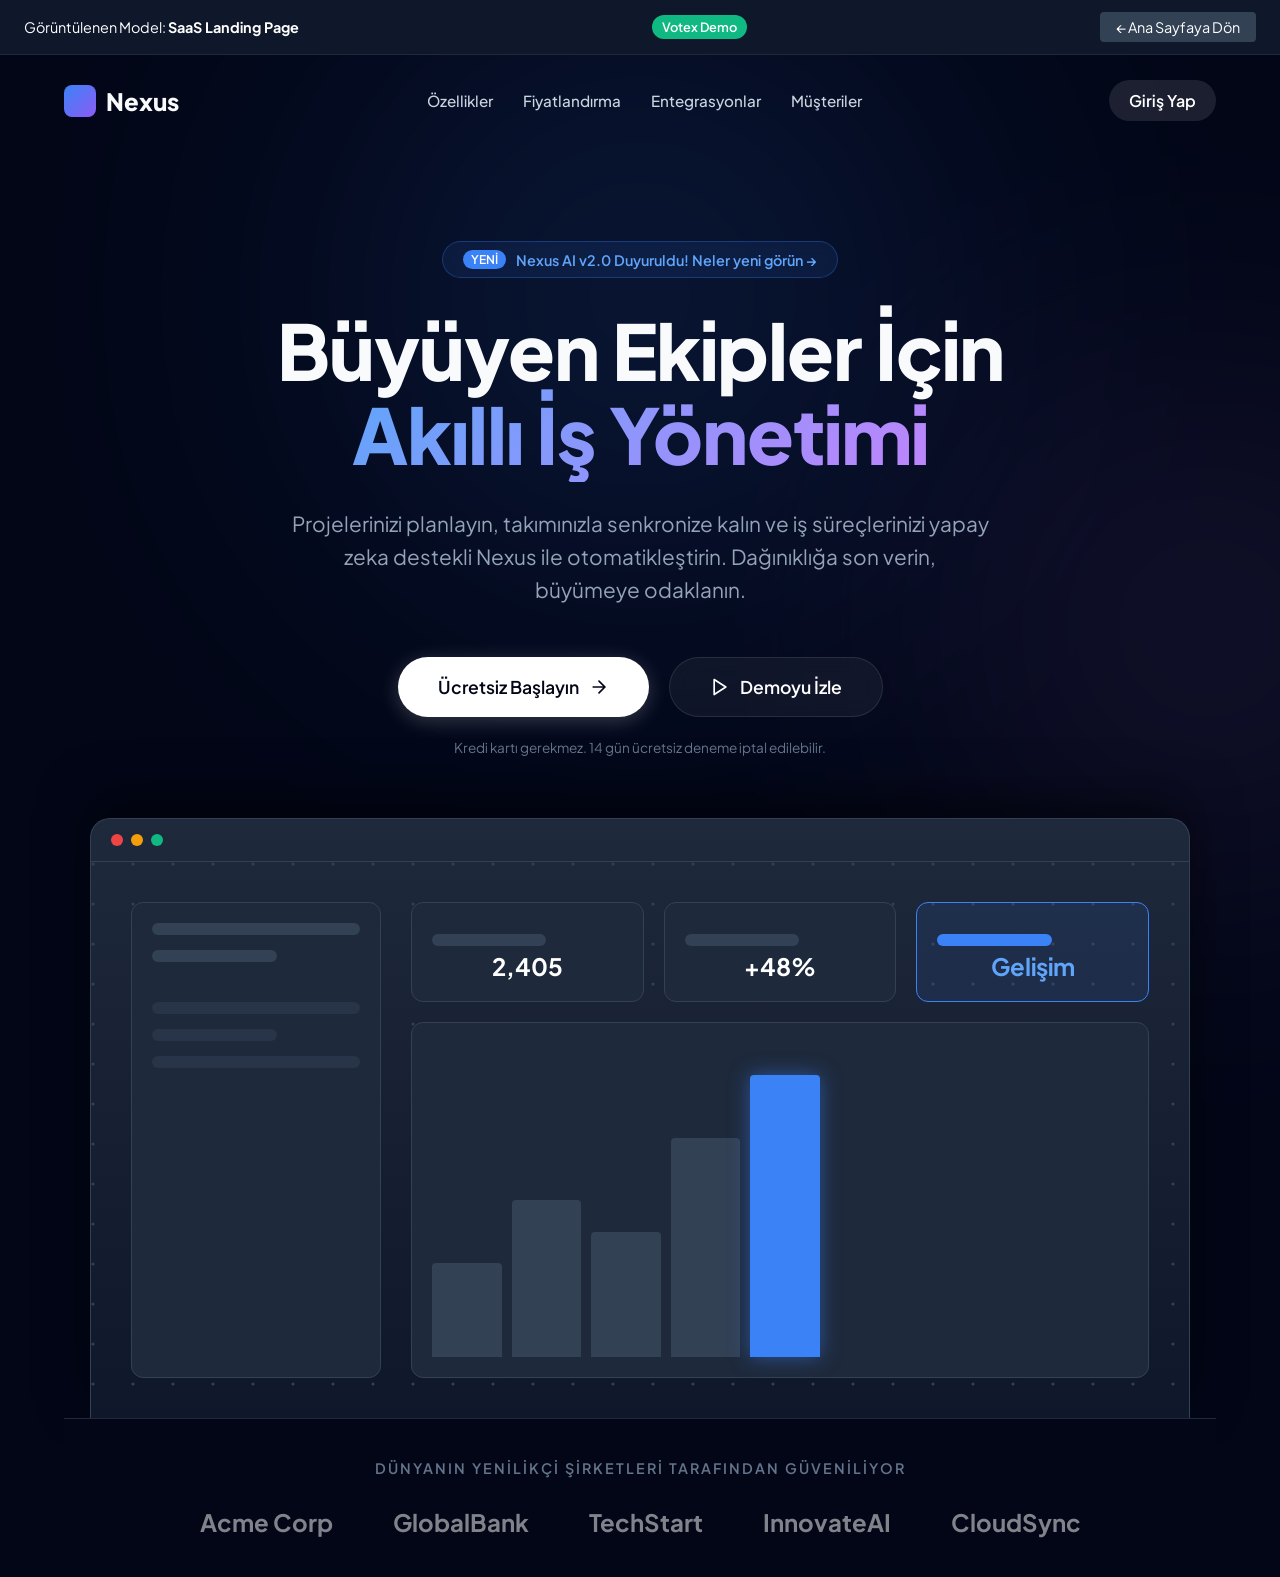
<file: models/landing.html>
<!DOCTYPE html>
<html lang="tr">
<head>
    <meta charset="UTF-8">
    <meta name="viewport" content="width=device-width, initial-scale=1.0">
    <title>SaaS Landing Page Modeli | Votex</title>
    <link href="https://fonts.googleapis.com/css2?family=Plus+Jakarta+Sans:wght@400;500;600;700;800&display=swap" rel="stylesheet">
    <style>
        * { margin: 0; padding: 0; box-sizing: border-box; font-family: 'Plus Jakarta Sans', sans-serif; }
        body { background: #020617; color: #f8fafc; overflow-x: hidden; }
        
        /* Demo Bar */
        .demo-bar { background: #0f172a; color: white; padding: 12px 24px; display: flex; justify-content: space-between; align-items: center; position: fixed; top: 0; width: 100%; z-index: 1000; font-size: 0.9rem; border-bottom: 1px solid #1e293b;}
        .demo-bar a { color: white; text-decoration: none; padding: 6px 16px; background: #334155; border-radius: 4px; transition: 0.2s; }
        .demo-bar a:hover { background: #475569; }
        .demo-bar .badge { background: #10b981; padding: 4px 10px; border-radius: 20px; font-size: 0.8rem; font-weight: 600; }
        
        /* Header */
        header { padding: 80px 5% 20px; display: flex; justify-content: space-between; align-items: center; position: relative; z-index: 10;}
        .logo { font-size: 1.5rem; font-weight: 800; display: flex; align-items: center; gap: 10px;}
        .logo-icon { width: 32px; height: 32px; background: linear-gradient(135deg, #3b82f6, #8b5cf6); border-radius: 8px;}
        .nav { display: flex; gap: 30px; font-weight: 500; font-size: 0.95rem; display: none;} /* Mobile first */
        @media(min-width: 768px) { .nav { display: flex; } }
        .nav a { color: #cbd5e1; text-decoration: none; transition: color 0.3s;}
        .nav a:hover { color: white; }
        .btn-login { background: rgba(255,255,255,0.1); color: white; padding: 10px 20px; border-radius: 50px; text-decoration: none; font-weight: 600; transition: background 0.3s;}
        .btn-login:hover { background: rgba(255,255,255,0.2); }

        /* Hero */
        .hero { min-height: 90vh; display: flex; flex-direction: column; align-items: center; text-align: center; padding: 100px 5% 0; position: relative; }
        
        /* Glow Effects */
        .hero::before { content: ''; position: absolute; width: 600px; height: 600px; background: #3b82f6; border-radius: 50%; filter: blur(150px); opacity: 0.15; top: -10%; left: 50%; transform: translateX(-50%); z-index: -1;}
        .hero::after { content: ''; position: absolute; width: 400px; height: 400px; background: #c084fc; border-radius: 50%; filter: blur(150px); opacity: 0.15; top: 20%; right: -10%; z-index: -1;}
        
        .hero-content { max-width: 900px; z-index: 1; }
        
        .badge-new { display: inline-flex; align-items: center; gap: 10px; padding: 8px 20px; background: rgba(59, 130, 246, 0.1); border: 1px solid rgba(59, 130, 246, 0.3); color: #60a5fa; border-radius: 50px; font-size: 0.9rem; font-weight: 600; margin-bottom: 30px; backdrop-filter: blur(10px); cursor:pointer;}
        .badge-new span { background: #3b82f6; color: white; padding: 2px 8px; border-radius: 50px; font-size: 0.75rem;}
        
        h1 { font-size: clamp(3rem, 6vw, 5rem); line-height: 1.1; margin-bottom: 30px; font-weight: 800; letter-spacing: -1px;}
        h1 span { background: linear-gradient(135deg, #60a5fa, #c084fc); -webkit-background-clip: text; color: transparent; }
        
        p { font-size: clamp(1.1rem, 2vw, 1.3rem); color: #94a3b8; margin-bottom: 50px; max-width: 700px; margin-inline: auto; line-height: 1.6;}
        
        .cta-group { display: flex; gap: 20px; justify-content: center; flex-wrap: wrap; margin-bottom: 80px;}
        .btn { padding: 18px 40px; border-radius: 50px; font-size: 1.1rem; font-weight: 600; cursor: pointer; border: none; transition: all 0.3s; display: inline-flex; align-items: center; gap: 10px;}
        .btn-primary { background: white; color: #020617; box-shadow: 0 4px 20px rgba(255, 255, 255, 0.2); }
        .btn-primary:hover { transform: translateY(-2px); box-shadow: 0 8px 30px rgba(255, 255, 255, 0.3); }
        .btn-secondary { background: rgba(255,255,255,0.05); color: white; border: 1px solid rgba(255,255,255,0.1); backdrop-filter: blur(10px);}
        .btn-secondary:hover { background: rgba(255,255,255,0.1); border-color: rgba(255,255,255,0.2);}

        /* Dashboard Preview */
        .dashboard-preview { width: 100%; max-width: 1100px; height: 600px; background: linear-gradient(180deg, #1e293b 0%, #0f172a 100%); border-radius: 20px 20px 0 0; border: 1px solid #334155; border-bottom: none; box-shadow: 0 -20px 50px rgba(0,0,0,0.5); position: relative; overflow: hidden; display: flex; flex-direction: column;}
        .dash-header { padding: 15px 20px; border-bottom: 1px solid #334155; display: flex; gap: 8px;}
        .dash-dot { width: 12px; height: 12px; border-radius: 50%; background: #ef4444;}
        .dash-dot:nth-child(2) { background: #f59e0b;}
        .dash-dot:nth-child(3) { background: #10b981;}
        .dash-body { flex: 1; padding: 40px; background: url('data:image/svg+xml;utf8,<svg width="40" height="40" viewBox="0 0 40 40" xmlns="http://www.w3.org/2000/svg"><circle cx="2" cy="2" r="1.5" fill="%23334155"/></svg>'); display:grid; grid-template-columns: 250px 1fr; gap: 30px;}
        
        /* Fake Dashboard Elements */
        .dash-sidebar { background: #1e293b; border-radius: 12px; border: 1px solid #334155; padding: 20px;}
        .dash-line { height: 12px; background: #334155; border-radius: 6px; margin-bottom: 15px; width: 100%;}
        .dash-line.short { width: 60%; }
        .dash-main { display: grid; grid-template-rows: auto 1fr; gap: 20px;}
        .dash-cards { display: grid; grid-template-columns: repeat(3, 1fr); gap: 20px;}
        .dash-card { background: #1e293b; border-radius: 12px; border: 1px solid #334155; height: 100px; padding:20px; display:flex; flex-direction:column; justify-content:flex-end;}
        .dash-graph { background: #1e293b; border-radius: 12px; border: 1px solid #334155; }

        /* Social Proof */
        .social-proof { padding: 40px 0; border-top: 1px solid #1e293b; width: 100%; position: relative; z-index: 20; background: #020617;}
        .proof-text { text-align: center; color: #64748b; font-size: 0.9rem; font-weight: 600; text-transform: uppercase; letter-spacing: 2px; margin-bottom: 30px;}
        .logos { display: flex; justify-content: center; gap: 60px; flex-wrap: wrap; opacity: 0.5; filter: grayscale(100%);}
        .logos h4 { font-size: 1.5rem; color: white;}
    </style>
</head>
<body>
    <div class="demo-bar">
        <span>Görüntülenen Model: <strong>SaaS Landing Page</strong></span>
        <span class="badge">Votex Demo</span>
        <a href="../index.html#modeller">&larr; Ana Sayfaya Dön</a>
    </div>

    <header>
        <div class="logo">
            <div class="logo-icon"></div>
            Nexus
        </div>
        <nav class="nav">
            <a href="#">Özellikler</a>
            <a href="#">Fiyatlandırma</a>
            <a href="#">Entegrasyonlar</a>
            <a href="#">Müşteriler</a>
        </nav>
        <a href="#" class="btn-login">Giriş Yap</a>
    </header>

    <div class="hero">
        <div class="hero-content">
            <div class="badge-new">
                <span>YENİ</span> Nexus AI v2.0 Duyuruldu! Neler yeni görün &rarr;
            </div>
            <h1>Büyüyen Ekipler İçin <span>Akıllı İş Yönetimi</span></h1>
            <p>Projelerinizi planlayın, takımınızla senkronize kalın ve iş süreçlerinizi yapay zeka destekli Nexus ile otomatikleştirin. Dağınıklığa son verin, büyümeye odaklanın.</p>
            
            <div class="cta-group">
                <button class="btn btn-primary">
                    Ücretsiz Başlayın
                    <svg width="20" height="20" viewBox="0 0 24 24" fill="none" stroke="currentColor" stroke-width="2" stroke-linecap="round"><path d="M5 12h14M12 5l7 7-7 7"/></svg>
                </button>
                <button class="btn btn-secondary">
                    <svg width="20" height="20" viewBox="0 0 24 24" fill="none" stroke="currentColor" stroke-width="2" stroke-linejoin="round"><polygon points="5 3 19 12 5 21 5 3"/></svg>
                    Demoyu İzle
                </button>
            </div>
            <p style="font-size: 0.85rem; color: #64748b; margin-top: -60px; margin-bottom: 60px;">Kredi kartı gerekmez. 14 gün ücretsiz deneme iptal edilebilir.</p>
        </div>

        <!-- Yarı saydam Dashboard mock-up -->
        <div class="dashboard-preview">
            <div class="dash-header">
                <div class="dash-dot"></div>
                <div class="dash-dot"></div>
                <div class="dash-dot"></div>
            </div>
            <div class="dash-body">
                <div class="dash-sidebar">
                    <div class="dash-line"></div>
                    <div class="dash-line short"></div>
                    <div style="margin-top:40px;"></div>
                    <div class="dash-line" style="opacity: 0.5;"></div>
                    <div class="dash-line short" style="opacity: 0.5;"></div>
                    <div class="dash-line" style="opacity: 0.5;"></div>
                </div>
                <div class="dash-main">
                    <div class="dash-cards">
                        <div class="dash-card">
                            <div class="dash-line short" style="margin-bottom: 5px;"></div>
                            <div style="font-size: 1.5rem; font-weight:bold; color:white;">2,405</div>
                        </div>
                        <div class="dash-card">
                            <div class="dash-line short" style="margin-bottom: 5px;"></div>
                            <div style="font-size: 1.5rem; font-weight:bold; color:white;">+48%</div>
                        </div>
                        <div class="dash-card" style="border: 1px solid #3b82f6; background: rgba(59, 130, 246, 0.1);">
                            <div class="dash-line short" style="background:#3b82f6; margin-bottom: 5px;"></div>
                            <div style="font-size: 1.5rem; font-weight:bold; color:#60a5fa;">Gelişim</div>
                        </div>
                    </div>
                    <div class="dash-graph" style="display:flex; align-items:flex-end; padding:20px; gap:10px;">
                        <div style="width:10%; background:#334155; height:30%; border-radius:4px 4px 0 0;"></div>
                        <div style="width:10%; background:#334155; height:50%; border-radius:4px 4px 0 0;"></div>
                        <div style="width:10%; background:#334155; height:40%; border-radius:4px 4px 0 0;"></div>
                        <div style="width:10%; background:#334155; height:70%; border-radius:4px 4px 0 0;"></div>
                        <div style="width:10%; background:#3b82f6; height:90%; border-radius:4px 4px 0 0; box-shadow: 0 0 20px rgba(59,130,246,0.5);"></div>
                    </div>
                </div>
            </div>
        </div>

        <div class="social-proof">
            <div class="proof-text">DÜNYANIN YENİLİKÇİ ŞİRKETLERİ TARAFINDAN GÜVENİLİYOR</div>
            <div class="logos">
                <h4>Acme Corp</h4>
                <h4>GlobalBank</h4>
                <h4>TechStart</h4>
                <h4>InnovateAI</h4>
                <h4>CloudSync</h4>
            </div>
        </div>
    </div>
</body>
</html>
</file>
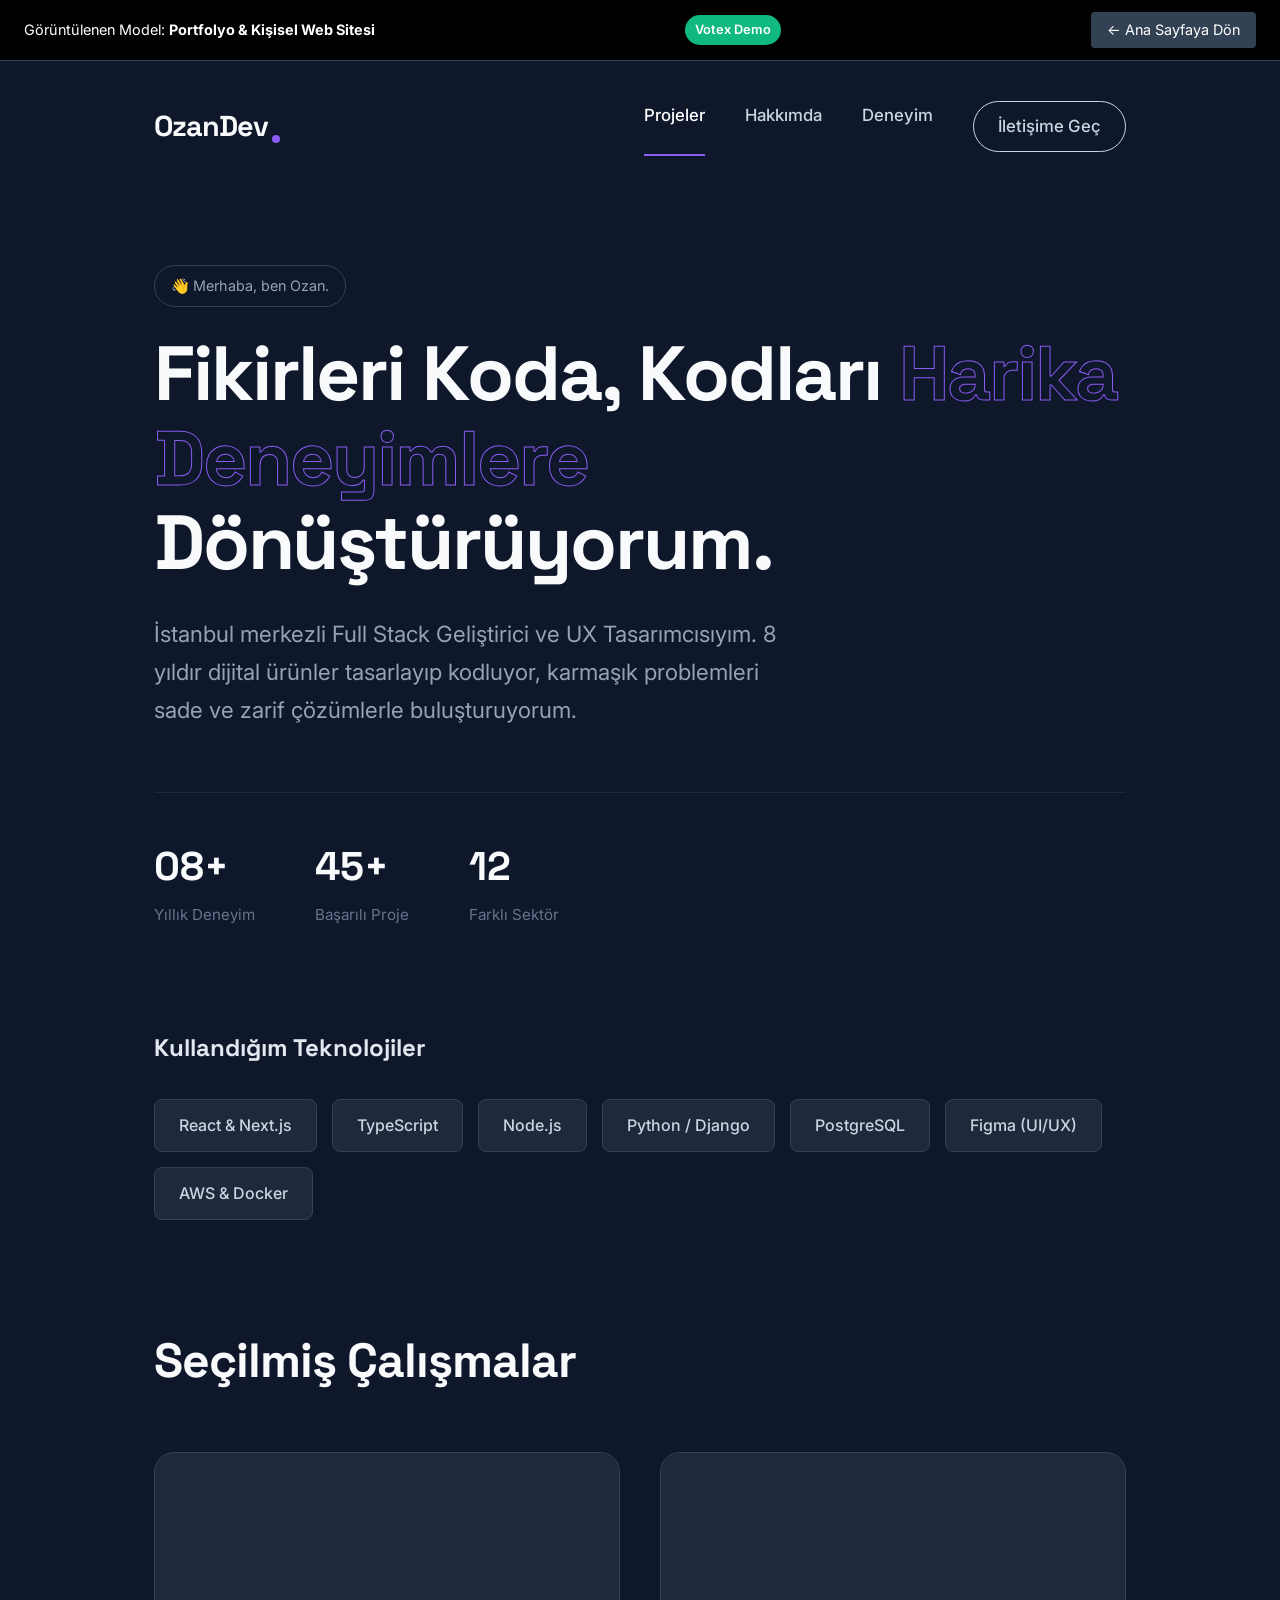
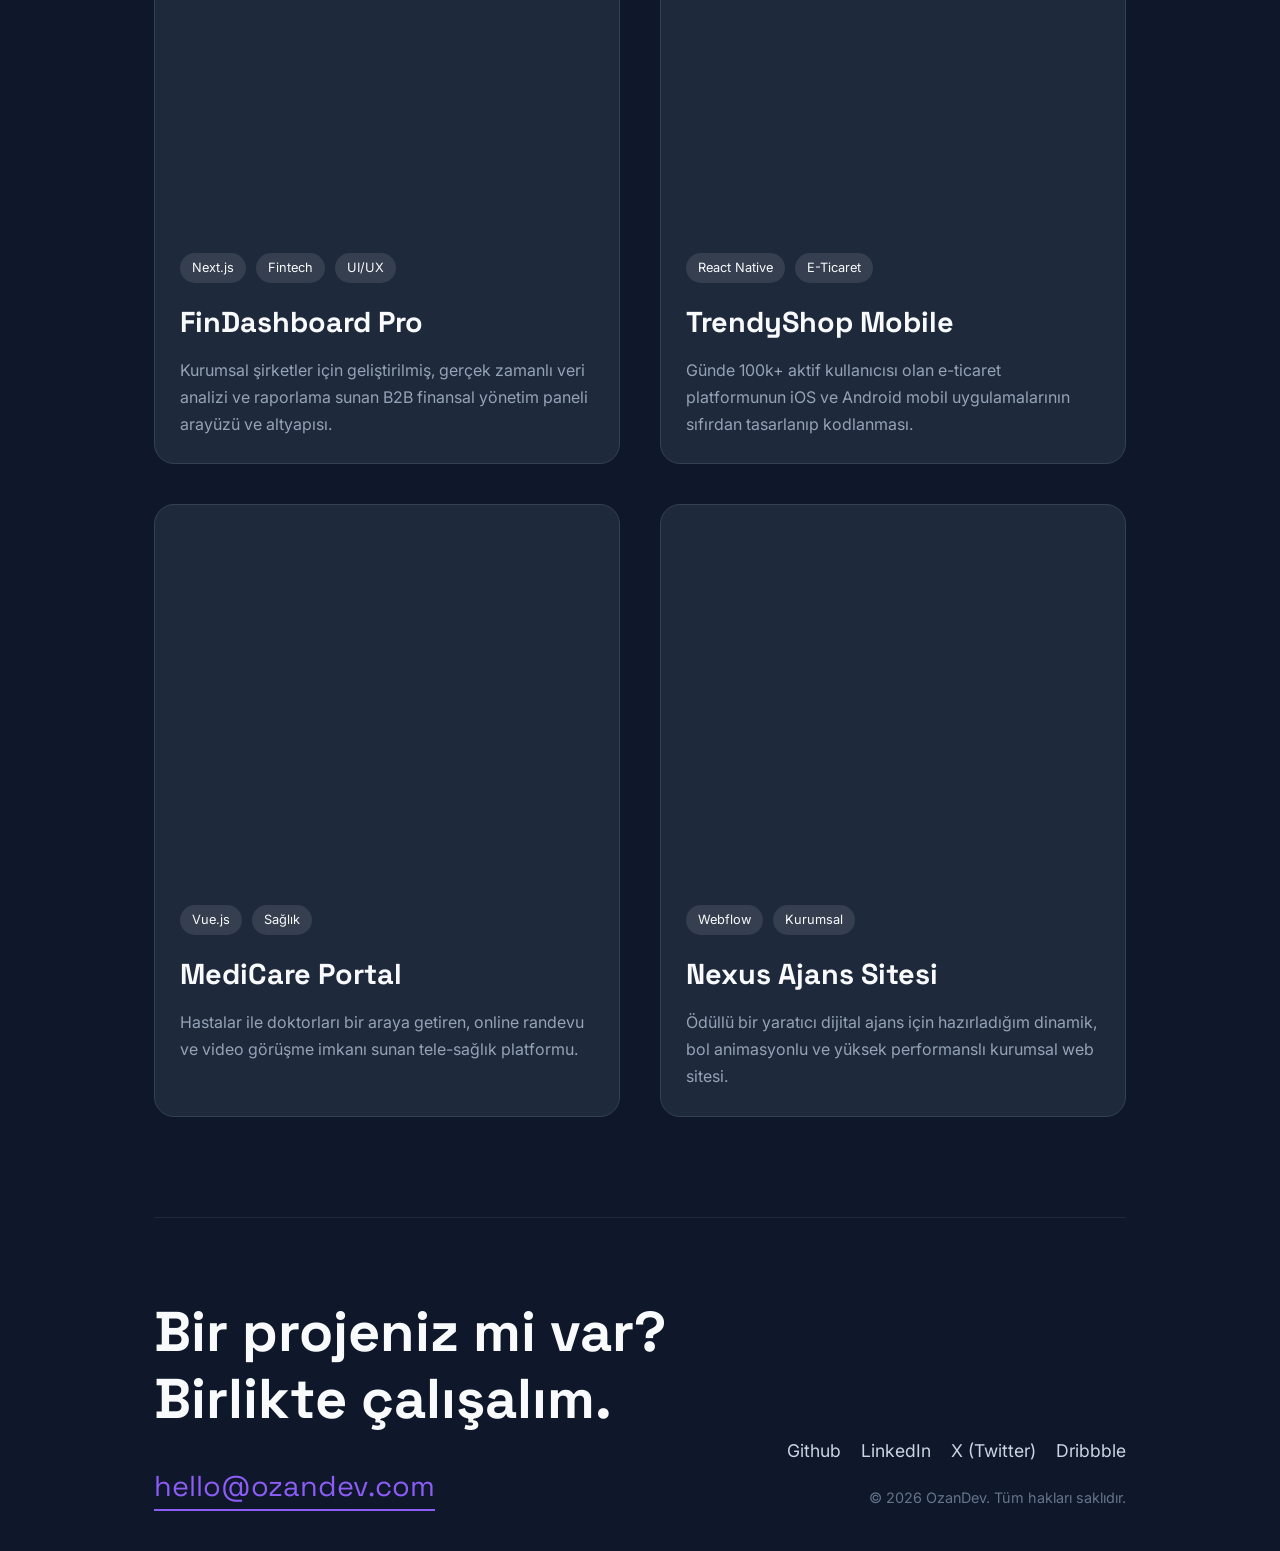
<file: models/portfolyo.html>
<!DOCTYPE html>
<html lang="tr">
<head>
    <meta charset="UTF-8">
    <meta name="viewport" content="width=device-width, initial-scale=1.0">
    <title>Portfolyo Sitesi Modeli | Votex</title>
    <link href="https://fonts.googleapis.com/css2?family=Space+Grotesk:wght@400;500;600;700&family=Inter:wght@400;500&display=swap" rel="stylesheet">
    <style>
        * { margin: 0; padding: 0; box-sizing: border-box; }
        body { background: #0f172a; color: #f8fafc; font-family: 'Inter', sans-serif; line-height: 1.7; }
        h1, h2, h3, .logo { font-family: 'Space Grotesk', sans-serif; }
        
        /* Demo Bar */
        .demo-bar { background: #000; color: white; padding: 12px 24px; display: flex; justify-content: space-between; align-items: center; position: sticky; top: 0; z-index: 1000; font-size: 0.9rem; border-bottom: 1px solid #334155;}
        .demo-bar a { color: white; text-decoration: none; padding: 6px 16px; background: #334155; border-radius: 4px; transition: 0.2s; }
        .demo-bar a:hover { background: #475569; }
        .demo-bar .badge { background: #10b981; padding: 4px 10px; border-radius: 20px; font-size: 0.8rem; font-weight: 600; }
        
        /* Layout */
        .container { max-width: 1100px; margin: 0 auto; padding: 0 5%; }
        
        /* Header */
        header { display: flex; justify-content: space-between; align-items: center; padding: 40px 0; margin-bottom: 60px;}
        .logo { font-weight: 700; font-size: 1.8rem; letter-spacing: -1px; position:relative; display:inline-block;}
        .logo::after { content:''; position:absolute; right:-12px; bottom:8px; width:8px; height:8px; background:#8b5cf6; border-radius:50%;}
        .nav { display: flex; gap: 40px; }
        .nav a { color: #cbd5e1; text-decoration: none; font-weight: 500; font-size: 1.05rem; transition: color 0.3s; position:relative;}
        .nav a::after { content:''; position:absolute; left:0; bottom:-4px; width:0%; height:2px; background:#8b5cf6; transition:width 0.3s;}
        .nav a:hover, .nav a.active { color: white; }
        .nav a:hover::after, .nav a.active::after { width:100%; }
        .btn-hire { border: 1px solid #cbd5e1; padding: 10px 24px; border-radius: 50px; font-weight: 500 !important; }
        .btn-hire:hover { background: white; color: #0f172a !important; }
        
        /* Hero */
        .hero { min-height: 60vh; display: flex; flex-direction: column; justify-content: center; position: relative; }
        .hero-tag { display: inline-block; padding: 8px 16px; border: 1px solid #334155; border-radius: 50px; color: #94a3b8; font-size: 0.9rem; margin-bottom: 24px; }
        .hero h1 { font-size: clamp(3rem, 6vw, 5.5rem); line-height: 1.1; margin-bottom: 30px; letter-spacing: -2px; font-weight: 700;}
        .hero h1 span { color: transparent; -webkit-text-stroke: 1px #8b5cf6; }
        .hero p { font-size: clamp(1.1rem, 2vw, 1.4rem); color: #94a3b8; max-width: 650px; margin-bottom: 50px; font-weight: 400;}
        
        /* Stats */
        .stats { display: flex; gap: 60px; border-top: 1px solid #1e293b; padding-top: 40px; margin-bottom: 100px; }
        .stat strong { display: block; font-size: 2.5rem; font-family: 'Space Grotesk', sans-serif; font-weight: 700; color: #f8fafc; }
        .stat span { color: #64748b; font-size: 0.95rem; }

        /* Current Stack */
        .stack { margin-bottom: 100px; }
        .stack h3 { margin-bottom: 30px; font-size: 1.5rem; color: #e2e8f0; }
        .tech-list { display: flex; gap: 15px; flex-wrap: wrap; }
        .tech { padding: 12px 24px; background: #1e293b; border: 1px solid #334155; border-radius: 8px; color: #cbd5e1; font-weight: 500; }

        /* Portfolio */
        .section-title { font-size: 3rem; margin-bottom: 50px; font-weight: 700; letter-spacing: -1px;}
        .gallery { display: grid; grid-template-columns: repeat(auto-fit, minmax(400px, 1fr)); gap: 40px; margin-bottom: 100px;}
        .work { background: #1e293b; padding: 25px; border-radius: 20px; transition: transform 0.4s; cursor: pointer; border: 1px solid #334155;}
        .work:hover { transform: translateY(-10px); background: #2dd4bf; border-color: #2dd4bf; }
        .work-img { height: 350px; background: #0f172a; border-radius: 12px; margin-bottom: 25px; overflow: hidden; position: relative;}
        .work-img::after { content: 'İncele ↗'; position: absolute; inset: 0; background: rgba(0,0,0,0.5); display: flex; align-items: center; justify-content: center; font-size: 1.5rem; opacity: 0; transition: opacity 0.3s; font-family: 'Space Grotesk'; font-weight: 600;}
        .work:hover .work-img::after { opacity: 1; }
        .work:hover .work-title, .work:hover .work-desc { color: #0f172a; }
        .work-title { font-weight: 700; font-size: 1.8rem; margin-bottom: 10px; transition: color 0.3s;}
        .work-tags { display: flex; gap: 10px; margin-bottom: 15px;}
        .tag { padding: 4px 12px; background: rgba(255,255,255,0.1); border-radius: 50px; font-size: 0.8rem; }
        .work:hover .tag { background: rgba(0,0,0,0.1); color: #0f172a; font-weight: 600;}
        .work-desc { color: #94a3b8; transition: color 0.3s;}

        /* Footer */
        footer { padding: 80px 0 40px; border-top: 1px solid #1e293b; display: flex; justify-content: space-between; align-items: flex-end; }
        .contact-h { font-size: 3.5rem; font-weight: 700; line-height: 1.2; margin-bottom: 30px; }
        .email-link { font-size: 1.8rem; color: #8b5cf6; text-decoration: none; border-bottom: 2px solid #8b5cf6; padding-bottom: 5px; font-family: 'Space Grotesk'; }
        .socials { display: flex; gap: 20px; }
        .socials a { color: #cbd5e1; text-decoration: none; font-size: 1.1rem; }
        .socials a:hover { color: white; }
    </style>
</head>
<body>
    <div class="demo-bar">
        <span>Görüntülenen Model: <strong>Portfolyo & Kişisel Web Sitesi</strong></span>
        <span class="badge">Votex Demo</span>
        <a href="../index.html#modeller">&larr; Ana Sayfaya Dön</a>
    </div>

    <div class="container">
        <header>
            <div class="logo">OzanDev</div>
            <div class="nav">
                <a href="#" class="active">Projeler</a>
                <a href="#">Hakkımda</a>
                <a href="#">Deneyim</a>
                <a href="#" class="btn-hire">İletişime Geç</a>
            </div>
        </header>

        <section class="hero">
            <div>
                <span class="hero-tag">👋 Merhaba, ben Ozan.</span>
                <h1>Fikirleri Koda, Kodları <span>Harika Deneyimlere</span> Dönüştürüyorum.</h1>
                <p>İstanbul merkezli Full Stack Geliştirici ve UX Tasarımcısıyım. 8 yıldır dijital ürünler tasarlayıp kodluyor, karmaşık problemleri sade ve zarif çözümlerle buluşturuyorum.</p>
            </div>
        </section>

        <section class="stats">
            <div class="stat">
                <strong>08+</strong>
                <span>Yıllık Deneyim</span>
            </div>
            <div class="stat">
                <strong>45+</strong>
                <span>Başarılı Proje</span>
            </div>
            <div class="stat">
                <strong>12</strong>
                <span>Farklı Sektör</span>
            </div>
        </section>

        <section class="stack">
            <h3>Kullandığım Teknolojiler</h3>
            <div class="tech-list">
                <span class="tech">React & Next.js</span>
                <span class="tech">TypeScript</span>
                <span class="tech">Node.js</span>
                <span class="tech">Python / Django</span>
                <span class="tech">PostgreSQL</span>
                <span class="tech">Figma (UI/UX)</span>
                <span class="tech">AWS & Docker</span>
            </div>
        </section>

        <section>
            <h2 class="section-title">Seçilmiş Çalışmalar</h2>
            
            <div class="gallery">
                <!-- Proje 1 -->
                <div class="work">
                    <div class="work-img" style="background: url('https://images.unsplash.com/photo-1551288049-bebda4e38f71?w=800&q=80') center/cover;"></div>
                    <div class="work-tags">
                        <span class="tag">Next.js</span>
                        <span class="tag">Fintech</span>
                        <span class="tag">UI/UX</span>
                    </div>
                    <h3 class="work-title">FinDashboard Pro</h3>
                    <p class="work-desc">Kurumsal şirketler için geliştirilmiş, gerçek zamanlı veri analizi ve raporlama sunan B2B finansal yönetim paneli arayüzü ve altyapısı.</p>
                </div>
                
                <!-- Proje 2 -->
                <div class="work">
                    <div class="work-img" style="background: url('https://images.unsplash.com/photo-1607082348824-0a96f2a4b9da?w=800&q=80') center/cover;"></div>
                    <div class="work-tags">
                        <span class="tag">React Native</span>
                        <span class="tag">E-Ticaret</span>
                    </div>
                    <h3 class="work-title">TrendyShop Mobile</h3>
                    <p class="work-desc">Günde 100k+ aktif kullanıcısı olan e-ticaret platformunun iOS ve Android mobil uygulamalarının sıfırdan tasarlanıp kodlanması.</p>
                </div>

                <!-- Proje 3 -->
                <div class="work">
                    <div class="work-img" style="background: url('https://images.unsplash.com/photo-1517694712202-14dd9538aa97?w=800&q=80') center/cover;"></div>
                    <div class="work-tags">
                        <span class="tag">Vue.js</span>
                        <span class="tag">Sağlık</span>
                    </div>
                    <h3 class="work-title">MediCare Portal</h3>
                    <p class="work-desc">Hastalar ile doktorları bir araya getiren, online randevu ve video görüşme imkanı sunan tele-sağlık platformu.</p>
                </div>

                <!-- Proje 4 -->
                <div class="work">
                    <div class="work-img" style="background: url('https://images.unsplash.com/photo-1542744173-8e7e53415bb0?w=800&q=80') center/cover;"></div>
                    <div class="work-tags">
                        <span class="tag">Webflow</span>
                        <span class="tag">Kurumsal</span>
                    </div>
                    <h3 class="work-title">Nexus Ajans Sitesi</h3>
                    <p class="work-desc">Ödüllü bir yaratıcı dijital ajans için hazırladığım dinamik, bol animasyonlu ve yüksek performanslı kurumsal web sitesi.</p>
                </div>
            </div>
        </section>

        <footer>
            <div>
                <h2 class="contact-h">Bir projeniz mi var?<br>Birlikte çalışalım.</h2>
                <a href="mailto:hello@ozandev.com" class="email-link">hello@ozandev.com</a>
            </div>
            <div>
                <div class="socials" style="margin-bottom: 20px;">
                    <a href="#">Github</a>
                    <a href="#">LinkedIn</a>
                    <a href="#">X (Twitter)</a>
                    <a href="#">Dribbble</a>
                </div>
                <p style="color: #64748b; font-size: 0.9rem; text-align: right;">&copy; 2026 OzanDev. Tüm hakları saklıdır.</p>
            </div>
        </footer>
    </div>
</body>
</html>
</file>
<file: style.css>
/* ===== RESET & BASE ===== */
*, *::before, *::after {
    margin: 0;
    padding: 0;
    box-sizing: border-box;
}

:root {
    /* Green Palette */
    --green-50: #f0fdf4;
    --green-100: #dcfce7;
    --green-200: #bbf7d0;
    --green-300: #86efac;
    --green-400: #4ade80;
    --green-500: #22c55e;
    --green-600: #16a34a;
    --green-700: #15803d;
    --green-800: #166534;
    --green-900: #14532d;

    /* Neutrals */
    --white: #ffffff;
    --gray-50: #f9fafb;
    --gray-100: #f3f4f6;
    --gray-200: #e5e7eb;
    --gray-300: #d1d5db;
    --gray-400: #9ca3af;
    --gray-500: #6b7280;
    --gray-600: #4b5563;
    --gray-700: #374151;
    --gray-800: #1f2937;
    --gray-900: #111827;

    /* Functional */
    --primary: #16a34a;
    --primary-light: #4ade80;
    --primary-dark: #15803d;
    --gradient: linear-gradient(135deg, #16a34a, #4ade80);
    --gradient-text: linear-gradient(135deg, #16a34a, #22c55e, #4ade80);
    --shadow-sm: 0 1px 3px rgba(0, 0, 0, 0.06);
    --shadow-md: 0 4px 20px rgba(0, 0, 0, 0.08);
    --shadow-lg: 0 10px 40px rgba(0, 0, 0, 0.1);
    --shadow-xl: 0 20px 60px rgba(0, 0, 0, 0.12);
    --shadow-green: 0 8px 30px rgba(22, 163, 74, 0.25);

    /* Typography */
    --font-primary: 'Inter', -apple-system, BlinkMacSystemFont, sans-serif;
    --font-accent: 'Space Grotesk', sans-serif;

    /* Spacing */
    --section-padding: 120px 0;
    --container-padding: 0 24px;
    --border-radius: 16px;
    --border-radius-sm: 10px;
    --border-radius-lg: 24px;
}

html {
    scroll-behavior: smooth;
    font-size: 16px;
}

body {
    font-family: var(--font-primary);
    color: var(--gray-800);
    background: var(--white);
    line-height: 1.7;
    overflow-x: hidden;
    -webkit-font-smoothing: antialiased;
    -moz-osx-font-smoothing: grayscale;
}

.container {
    max-width: 1200px;
    margin: 0 auto;
    padding: var(--container-padding);
}

a {
    text-decoration: none;
    color: inherit;
    transition: all 0.3s ease;
}

img {
    max-width: 100%;
    display: block;
}

/* ===== GRADIENT TEXT ===== */
.gradient-text {
    background: var(--gradient-text);
    -webkit-background-clip: text;
    -webkit-text-fill-color: transparent;
    background-clip: text;
}

/* ===== BUTTONS ===== */
.btn {
    display: inline-flex;
    align-items: center;
    gap: 10px;
    padding: 16px 32px;
    border-radius: 50px;
    font-family: var(--font-primary);
    font-weight: 600;
    font-size: 1rem;
    cursor: pointer;
    border: none;
    transition: all 0.4s cubic-bezier(0.4, 0, 0.2, 1);
    position: relative;
    overflow: hidden;
}

.btn-primary {
    background: var(--gradient);
    color: var(--white);
    box-shadow: var(--shadow-green);
}

.btn-primary:hover {
    transform: translateY(-3px);
    box-shadow: 0 12px 40px rgba(22, 163, 74, 0.35);
}

.btn-primary:active {
    transform: translateY(-1px);
}

.btn-outline {
    background: transparent;
    color: var(--primary);
    border: 2px solid var(--green-200);
}

.btn-outline:hover {
    background: var(--green-50);
    border-color: var(--primary);
    transform: translateY(-3px);
}

.btn-lg {
    padding: 20px 40px;
    font-size: 1.1rem;
}

.btn-full {
    width: 100%;
    justify-content: center;
}

/* ===== NAVBAR ===== */
.navbar {
    position: fixed;
    top: 0;
    left: 0;
    right: 0;
    z-index: 1000;
    padding: 20px 0;
    transition: all 0.4s ease;
}

.navbar.scrolled {
    background: rgba(255, 255, 255, 0.92);
    backdrop-filter: blur(20px);
    -webkit-backdrop-filter: blur(20px);
    padding: 12px 0;
    box-shadow: 0 1px 20px rgba(0, 0, 0, 0.06);
}

.nav-container {
    display: flex;
    align-items: center;
    justify-content: space-between;
}

.logo {
    display: flex;
    align-items: center;
    gap: 4px;
    font-family: var(--font-accent);
    font-size: 1.6rem;
    font-weight: 700;
}

.logo-text {
    background: var(--gradient);
    -webkit-background-clip: text;
    -webkit-text-fill-color: transparent;
    background-clip: text;
}

.nav-links {
    display: flex;
    align-items: center;
    gap: 8px;
    list-style: none;
}

.nav-links a {
    padding: 10px 18px;
    border-radius: 50px;
    font-size: 0.92rem;
    font-weight: 500;
    color: var(--gray-600);
    transition: all 0.3s ease;
}

.nav-links a:hover {
    color: var(--primary);
    background: var(--green-50);
}

.nav-cta {
    background: var(--gradient) !important;
    color: var(--white) !important;
    font-weight: 600 !important;
    box-shadow: var(--shadow-green);
}

.nav-cta:hover {
    transform: translateY(-2px);
    box-shadow: 0 8px 25px rgba(22, 163, 74, 0.3) !important;
    background: var(--gradient) !important;
}

.hamburger {
    display: none;
    flex-direction: column;
    gap: 6px;
    background: none;
    border: none;
    cursor: pointer;
    padding: 5px;
}

.hamburger span {
    width: 28px;
    height: 2.5px;
    background: var(--gray-700);
    border-radius: 4px;
    transition: all 0.3s ease;
}

.hamburger.active span:nth-child(1) {
    transform: rotate(45deg) translate(6px, 6px);
}

.hamburger.active span:nth-child(2) {
    opacity: 0;
}

.hamburger.active span:nth-child(3) {
    transform: rotate(-45deg) translate(6px, -6px);
}

/* ===== HERO ===== */
.hero {
    min-height: 100vh;
    display: flex;
    align-items: center;
    justify-content: center;
    position: relative;
    overflow: hidden;
    background: linear-gradient(180deg, var(--green-50) 0%, var(--white) 100%);
    padding-top: 80px;
}

.hero-bg-shapes {
    position: absolute;
    inset: 0;
    pointer-events: none;
    overflow: hidden;
}

.shape {
    position: absolute;
    border-radius: 50%;
    opacity: 0.08;
}

.shape-1 {
    width: 600px;
    height: 600px;
    background: var(--primary);
    top: -200px;
    right: -200px;
    animation: float 20s ease-in-out infinite;
}

.shape-2 {
    width: 400px;
    height: 400px;
    background: var(--primary-light);
    bottom: -100px;
    left: -100px;
    animation: float 15s ease-in-out infinite reverse;
}

.shape-3 {
    width: 200px;
    height: 200px;
    background: var(--green-300);
    top: 40%;
    left: 15%;
    animation: float 12s ease-in-out infinite 2s;
}

.shape-4 {
    width: 150px;
    height: 150px;
    background: var(--green-400);
    top: 20%;
    right: 15%;
    animation: float 18s ease-in-out infinite 4s;
}

@keyframes float {
    0%, 100% { transform: translateY(0) rotate(0deg); }
    33% { transform: translateY(-30px) rotate(5deg); }
    66% { transform: translateY(20px) rotate(-3deg); }
}

.hero-content {
    text-align: center;
    max-width: 800px;
    margin: 0 auto;
    position: relative;
    z-index: 1;
}

.hero-badge {
    display: inline-flex;
    align-items: center;
    gap: 8px;
    padding: 8px 20px;
    background: var(--white);
    border: 1px solid var(--green-200);
    border-radius: 50px;
    font-size: 0.88rem;
    font-weight: 500;
    color: var(--primary);
    margin-bottom: 28px;
    box-shadow: var(--shadow-sm);
}

.badge-dot {
    width: 8px;
    height: 8px;
    background: var(--primary);
    border-radius: 50%;
    animation: pulse-dot 2s ease-in-out infinite;
}

@keyframes pulse-dot {
    0%, 100% { opacity: 1; transform: scale(1); }
    50% { opacity: 0.5; transform: scale(1.5); }
}

.hero-title {
    font-family: var(--font-accent);
    font-size: clamp(2.5rem, 5.5vw, 4.2rem);
    font-weight: 800;
    line-height: 1.15;
    color: var(--gray-900);
    margin-bottom: 24px;
    letter-spacing: -0.02em;
}

.hero-subtitle {
    font-size: 1.15rem;
    color: var(--gray-500);
    max-width: 600px;
    margin: 0 auto 40px;
    line-height: 1.8;
}

.hero-buttons {
    display: flex;
    align-items: center;
    justify-content: center;
    gap: 16px;
    flex-wrap: wrap;
    margin-bottom: 60px;
}

.hero-stats {
    display: flex;
    align-items: center;
    justify-content: center;
    gap: 40px;
    flex-wrap: wrap;
}

.stat {
    display: flex;
    flex-direction: column;
    align-items: center;
}

.stat-number {
    font-family: var(--font-accent);
    font-size: 2.4rem;
    font-weight: 700;
    color: var(--primary);
    line-height: 1;
}

.stat-plus {
    font-family: var(--font-accent);
    font-size: 1.8rem;
    font-weight: 700;
    color: var(--primary);
}

.stat-label {
    font-size: 0.88rem;
    color: var(--gray-500);
    margin-top: 6px;
}

.stat-divider {
    width: 1px;
    height: 50px;
    background: var(--green-200);
}

.hero-scroll-indicator {
    position: absolute;
    bottom: 40px;
    left: 50%;
    transform: translateX(-50%);
    animation: bounce 2s ease-in-out infinite;
}

.scroll-mouse {
    width: 26px;
    height: 42px;
    border: 2px solid var(--green-300);
    border-radius: 20px;
    display: flex;
    justify-content: center;
    padding-top: 8px;
}

.scroll-wheel {
    width: 4px;
    height: 10px;
    background: var(--primary);
    border-radius: 4px;
    animation: scroll-anim 2s ease-in-out infinite;
}

@keyframes scroll-anim {
    0% { transform: translateY(0); opacity: 1; }
    100% { transform: translateY(12px); opacity: 0; }
}

@keyframes bounce {
    0%, 100% { transform: translateX(-50%) translateY(0); }
    50% { transform: translateX(-50%) translateY(10px); }
}

/* ===== SECTION COMMON ===== */
.section {
    padding: var(--section-padding);
}

.section-header {
    text-align: center;
    max-width: 650px;
    margin: 0 auto 64px;
}

.section-tag {
    display: inline-block;
    padding: 6px 16px;
    background: var(--green-50);
    border: 1px solid var(--green-200);
    border-radius: 50px;
    font-size: 0.85rem;
    font-weight: 600;
    color: var(--primary);
    margin-bottom: 16px;
    letter-spacing: 0.02em;
}

.section-title {
    font-family: var(--font-accent);
    font-size: clamp(2rem, 4vw, 2.8rem);
    font-weight: 700;
    color: var(--gray-900);
    line-height: 1.2;
    margin-bottom: 16px;
    letter-spacing: -0.01em;
}

.section-subtitle {
    font-size: 1.05rem;
    color: var(--gray-500);
    line-height: 1.7;
}

/* ===== SERVICES ===== */
.services {
    background: var(--gray-50);
}

.services-grid {
    display: grid;
    grid-template-columns: repeat(3, 1fr);
    gap: 28px;
}

.service-card {
    background: var(--white);
    border-radius: var(--border-radius-lg);
    padding: 40px 32px;
    position: relative;
    transition: all 0.4s cubic-bezier(0.4, 0, 0.2, 1);
    border: 1px solid var(--gray-100);
    overflow: hidden;
}

.service-card::before {
    content: '';
    position: absolute;
    top: 0;
    left: 0;
    right: 0;
    height: 4px;
    background: var(--gradient);
    opacity: 0;
    transition: opacity 0.4s ease;
}

.service-card:hover {
    transform: translateY(-8px);
    box-shadow: var(--shadow-xl);
    border-color: var(--green-200);
}

.service-card:hover::before {
    opacity: 1;
}

.service-card.featured {
    border-color: var(--green-200);
    background: linear-gradient(180deg, var(--green-50) 0%, var(--white) 50%);
}

.service-card.featured::before {
    opacity: 1;
}

.card-badge {
    position: absolute;
    top: 20px;
    right: 20px;
    padding: 4px 14px;
    background: var(--gradient);
    color: var(--white);
    font-size: 0.78rem;
    font-weight: 600;
    border-radius: 50px;
}

.service-icon {
    width: 64px;
    height: 64px;
    background: var(--green-50);
    border-radius: var(--border-radius);
    display: flex;
    align-items: center;
    justify-content: center;
    color: var(--primary);
    margin-bottom: 24px;
    transition: all 0.3s ease;
}

.service-icon svg {
    width: 32px;
    height: 32px;
}

.service-card:hover .service-icon {
    background: var(--gradient);
    color: var(--white);
    transform: scale(1.1);
}

.service-card h3 {
    font-family: var(--font-accent);
    font-size: 1.3rem;
    font-weight: 700;
    color: var(--gray-900);
    margin-bottom: 12px;
}

.service-card p {
    color: var(--gray-500);
    font-size: 0.95rem;
    line-height: 1.7;
    margin-bottom: 20px;
}

.service-features {
    list-style: none;
    display: flex;
    flex-wrap: wrap;
    gap: 8px;
    margin-bottom: 24px;
}

.service-features li {
    padding: 6px 14px;
    background: var(--green-50);
    color: var(--primary-dark);
    font-size: 0.82rem;
    font-weight: 500;
    border-radius: 50px;
}

.service-link {
    display: inline-flex;
    align-items: center;
    gap: 6px;
    color: var(--primary);
    font-weight: 600;
    font-size: 0.92rem;
}

.service-link:hover {
    gap: 12px;
}

/* ===== ABOUT ===== */
.about-grid {
    display: grid;
    grid-template-columns: 1fr 1fr;
    gap: 80px;
    align-items: center;
}

.about-visual {
    position: relative;
}

.about-card-stack {
    display: grid;
    grid-template-columns: 1fr 1fr;
    gap: 20px;
}

.about-card {
    background: var(--white);
    border: 1px solid var(--green-100);
    border-radius: var(--border-radius);
    padding: 28px 20px;
    text-align: center;
    transition: all 0.4s ease;
    box-shadow: var(--shadow-sm);
}

.about-card:hover {
    transform: translateY(-6px);
    box-shadow: var(--shadow-lg);
    border-color: var(--green-300);
}

.ac-icon {
    font-size: 2.2rem;
    margin-bottom: 12px;
}

.ac-text {
    font-weight: 600;
    font-size: 0.95rem;
    color: var(--gray-700);
}

.about-content .section-tag {
    margin-bottom: 12px;
}

.about-content .section-title {
    text-align: left;
    margin-bottom: 20px;
}

.about-content p {
    color: var(--gray-500);
    margin-bottom: 16px;
    font-size: 1rem;
}

.about-highlights {
    display: flex;
    flex-direction: column;
    gap: 20px;
    margin-top: 32px;
}

.highlight {
    display: flex;
    align-items: center;
    gap: 16px;
}

.highlight-icon {
    width: 48px;
    height: 48px;
    min-width: 48px;
    background: var(--green-50);
    border-radius: 12px;
    display: flex;
    align-items: center;
    justify-content: center;
    color: var(--primary);
}

.highlight strong {
    display: block;
    color: var(--gray-800);
    font-size: 0.95rem;
    margin-bottom: 2px;
}

.highlight span {
    color: var(--gray-500);
    font-size: 0.88rem;
}

/* ===== PROCESS ===== */
.process {
    background: var(--gray-50);
}

.process-timeline {
    display: grid;
    grid-template-columns: repeat(4, 1fr);
    gap: 28px;
    position: relative;
}

.process-timeline::before {
    content: '';
    position: absolute;
    top: 40px;
    left: 60px;
    right: 60px;
    height: 2px;
    background: linear-gradient(90deg, var(--green-200), var(--green-400), var(--green-200));
}

.process-step {
    text-align: center;
    position: relative;
}

.step-number {
    width: 80px;
    height: 80px;
    margin: 0 auto 24px;
    background: var(--white);
    border: 2px solid var(--green-200);
    border-radius: 50%;
    display: flex;
    align-items: center;
    justify-content: center;
    font-family: var(--font-accent);
    font-size: 1.4rem;
    font-weight: 700;
    color: var(--primary);
    position: relative;
    z-index: 1;
    transition: all 0.4s ease;
}

.process-step:hover .step-number {
    background: var(--gradient);
    color: var(--white);
    border-color: transparent;
    transform: scale(1.1);
    box-shadow: var(--shadow-green);
}

.step-content h3 {
    font-family: var(--font-accent);
    font-size: 1.15rem;
    font-weight: 700;
    color: var(--gray-800);
    margin-bottom: 8px;
}

.step-content p {
    font-size: 0.9rem;
    color: var(--gray-500);
    line-height: 1.6;
}

/* ===== MODELS SHOWCASE ===== */
.models-showcase {
    background: var(--white);
}

.models-grid {
    display: grid;
    grid-template-columns: repeat(auto-fit, minmax(280px, 1fr));
    gap: 30px;
    margin-top: 40px;
}

.model-card {
    display: flex;
    flex-direction: column;
    background: var(--white);
    border-radius: var(--border-radius-lg);
    overflow: hidden;
    border: 1px solid var(--gray-100);
    transition: all 0.4s cubic-bezier(0.4, 0, 0.2, 1);
    text-decoration: none;
    color: inherit;
    box-shadow: var(--shadow-sm);
}

.model-card:hover {
    transform: translateY(-8px);
    box-shadow: var(--shadow-xl);
    border-color: var(--green-200);
}

.model-image {
    height: 180px;
    display: flex;
    align-items: center;
    justify-content: center;
    position: relative;
    overflow: hidden;
}

.model-icon {
    width: 64px;
    height: 64px;
    color: var(--white);
    opacity: 0.9;
    transition: transform 0.4s ease;
}

.model-hover-text {
    position: absolute;
    inset: 0;
    background: rgba(0, 0, 0, 0.4);
    backdrop-filter: blur(4px);
    -webkit-backdrop-filter: blur(4px);
    display: flex;
    align-items: center;
    justify-content: center;
    color: var(--white);
    font-weight: 600;
    font-size: 1.1rem;
    opacity: 0;
    transition: all 0.4s ease;
}

.model-card:hover .model-icon {
    transform: scale(1.2);
}

.model-card:hover .model-hover-text {
    opacity: 1;
}

.model-info {
    padding: 24px;
    flex-grow: 1;
    display: flex;
    flex-direction: column;
}

.model-info h3 {
    font-family: var(--font-accent);
    font-size: 1.25rem;
    font-weight: 700;
    color: var(--gray-900);
    margin-bottom: 8px;
    transition: color 0.3s ease;
}

.model-card:hover .model-info h3 {
    color: var(--primary);
}

.model-info p {
    font-size: 0.92rem;
    color: var(--gray-500);
    line-height: 1.6;
    margin: 0;
}

/* ===== PROJECTS ===== */
.projects-grid {
    display: grid;
    grid-template-columns: repeat(2, 1fr);
    gap: 28px;
}

.project-card {
    border-radius: var(--border-radius-lg);
    overflow: hidden;
    background: var(--white);
    border: 1px solid var(--gray-100);
    transition: all 0.4s cubic-bezier(0.4, 0, 0.2, 1);
}

.project-card:hover {
    transform: translateY(-8px);
    box-shadow: var(--shadow-xl);
}

.project-image {
    height: 220px;
    position: relative;
    display: flex;
    align-items: center;
    justify-content: center;
    overflow: hidden;
}

.project-overlay {
    display: flex;
    align-items: center;
    justify-content: center;
    width: 100%;
    height: 100%;
    transition: all 0.4s ease;
}

.project-icon {
    font-size: 4rem;
    opacity: 0.4;
    transition: all 0.4s ease;
}

.project-card:hover .project-icon {
    opacity: 0.8;
    transform: scale(1.2);
}

.project-info {
    padding: 28px;
}

.project-tag {
    display: inline-block;
    padding: 4px 12px;
    background: var(--green-50);
    color: var(--primary);
    font-size: 0.8rem;
    font-weight: 600;
    border-radius: 50px;
    margin-bottom: 12px;
}

.project-info h3 {
    font-family: var(--font-accent);
    font-size: 1.25rem;
    font-weight: 700;
    color: var(--gray-900);
    margin-bottom: 8px;
}

.project-info p {
    color: var(--gray-500);
    font-size: 0.92rem;
}

/* ===== TESTIMONIALS ===== */
.testimonials {
    background: var(--gray-50);
}

.testimonials-grid {
    display: grid;
    grid-template-columns: repeat(3, 1fr);
    gap: 28px;
}

.testimonial-card {
    background: var(--white);
    border-radius: var(--border-radius-lg);
    padding: 36px;
    border: 1px solid var(--gray-100);
    transition: all 0.4s ease;
}

.testimonial-card:hover {
    transform: translateY(-6px);
    box-shadow: var(--shadow-lg);
    border-color: var(--green-200);
}

.testimonial-stars {
    color: #fbbf24;
    font-size: 1.1rem;
    letter-spacing: 2px;
    margin-bottom: 16px;
}

.testimonial-card p {
    color: var(--gray-600);
    font-size: 0.95rem;
    line-height: 1.7;
    margin-bottom: 24px;
    font-style: italic;
}

.testimonial-author {
    display: flex;
    align-items: center;
    gap: 14px;
}

.author-avatar {
    width: 48px;
    height: 48px;
    border-radius: 50%;
    display: flex;
    align-items: center;
    justify-content: center;
    color: var(--white);
    font-weight: 700;
    font-size: 0.9rem;
}

.testimonial-author strong {
    display: block;
    color: var(--gray-800);
    font-size: 0.92rem;
}

.testimonial-author span {
    color: var(--gray-400);
    font-size: 0.82rem;
}

/* ===== CTA SECTION ===== */
.cta-section {
    padding: 80px 0;
}

.cta-box {
    background: linear-gradient(135deg, var(--green-800), var(--green-600));
    border-radius: var(--border-radius-lg);
    padding: 64px;
    text-align: center;
    position: relative;
    overflow: hidden;
}

.cta-box::before {
    content: '';
    position: absolute;
    width: 400px;
    height: 400px;
    background: rgba(255, 255, 255, 0.05);
    border-radius: 50%;
    top: -200px;
    right: -100px;
}

.cta-box::after {
    content: '';
    position: absolute;
    width: 300px;
    height: 300px;
    background: rgba(255, 255, 255, 0.03);
    border-radius: 50%;
    bottom: -150px;
    left: -50px;
}

.cta-box h2 {
    font-family: var(--font-accent);
    font-size: clamp(1.8rem, 3.5vw, 2.5rem);
    color: var(--white);
    margin-bottom: 16px;
    position: relative;
    z-index: 1;
}

.cta-box h2 .gradient-text {
    background: linear-gradient(135deg, #86efac, #bbf7d0);
    -webkit-background-clip: text;
    -webkit-text-fill-color: transparent;
    background-clip: text;
}

.cta-box p {
    color: var(--green-200);
    font-size: 1.1rem;
    margin-bottom: 32px;
    position: relative;
    z-index: 1;
}

.cta-box .btn-primary {
    background: var(--white);
    color: var(--primary-dark);
    box-shadow: 0 8px 25px rgba(0, 0, 0, 0.15);
    position: relative;
    z-index: 1;
}

.cta-box .btn-primary:hover {
    box-shadow: 0 12px 35px rgba(0, 0, 0, 0.2);
}

/* ===== CONTACT ===== */
.contact-grid {
    display: grid;
    grid-template-columns: 1fr 1.3fr;
    gap: 60px;
    align-items: start;
}

.contact-card {
    display: flex;
    align-items: center;
    gap: 16px;
    padding: 20px;
    border-radius: var(--border-radius);
    background: var(--gray-50);
    margin-bottom: 16px;
    transition: all 0.3s ease;
}

.contact-card:hover {
    background: var(--green-50);
    transform: translateX(6px);
}

.contact-icon {
    width: 48px;
    height: 48px;
    min-width: 48px;
    background: var(--white);
    border-radius: 12px;
    display: flex;
    align-items: center;
    justify-content: center;
    color: var(--primary);
    box-shadow: var(--shadow-sm);
}

.contact-card strong {
    display: block;
    color: var(--gray-800);
    font-size: 0.92rem;
    margin-bottom: 2px;
}

.contact-card span {
    color: var(--gray-500);
    font-size: 0.88rem;
}

.social-links {
    display: flex;
    gap: 12px;
    margin-top: 24px;
}

.social-link {
    width: 44px;
    height: 44px;
    border-radius: 12px;
    background: var(--gray-50);
    display: flex;
    align-items: center;
    justify-content: center;
    color: var(--gray-500);
    transition: all 0.3s ease;
}

.social-link:hover {
    background: var(--gradient);
    color: var(--white);
    transform: translateY(-4px);
    box-shadow: var(--shadow-green);
}

/* ===== CONTACT FORM ===== */
.contact-form {
    background: var(--white);
    border: 1px solid var(--gray-100);
    border-radius: var(--border-radius-lg);
    padding: 40px;
    box-shadow: var(--shadow-md);
}

.form-row {
    display: grid;
    grid-template-columns: 1fr 1fr;
    gap: 20px;
}

.form-group {
    margin-bottom: 20px;
}

.form-group label {
    display: block;
    font-weight: 600;
    font-size: 0.88rem;
    color: var(--gray-700);
    margin-bottom: 8px;
}

.form-group input,
.form-group select,
.form-group textarea {
    width: 100%;
    padding: 14px 18px;
    border: 1.5px solid var(--gray-200);
    border-radius: var(--border-radius-sm);
    font-family: var(--font-primary);
    font-size: 0.95rem;
    color: var(--gray-800);
    background: var(--gray-50);
    transition: all 0.3s ease;
    outline: none;
}

.form-group input:focus,
.form-group select:focus,
.form-group textarea:focus {
    border-color: var(--primary);
    background: var(--white);
    box-shadow: 0 0 0 4px rgba(22, 163, 74, 0.08);
}

.form-group input::placeholder,
.form-group textarea::placeholder {
    color: var(--gray-400);
}

.form-group textarea {
    resize: vertical;
    min-height: 120px;
}

.form-group select {
    cursor: pointer;
    appearance: none;
    background-image: url("data:image/svg+xml,%3Csvg width='12' height='8' viewBox='0 0 12 8' fill='none' xmlns='http://www.w3.org/2000/svg'%3E%3Cpath d='M1 1.5L6 6.5L11 1.5' stroke='%236b7280' stroke-width='2' stroke-linecap='round' stroke-linejoin='round'/%3E%3C/svg%3E");
    background-repeat: no-repeat;
    background-position: right 16px center;
}

/* ===== FOOTER ===== */
.footer {
    background: var(--gray-900);
    padding: 64px 0 0;
}

.footer-grid {
    display: grid;
    grid-template-columns: 2fr 1fr 1fr;
    gap: 60px;
    padding-bottom: 48px;
    border-bottom: 1px solid rgba(255, 255, 255, 0.08);
}

.footer-brand p {
    color: var(--gray-400);
    font-size: 0.92rem;
    margin-top: 16px;
    max-width: 300px;
    line-height: 1.7;
}

.footer-brand .logo-text {
    color: var(--white);
    font-size: 1.8rem;
}

.footer-links h4 {
    color: var(--white);
    font-size: 0.95rem;
    font-weight: 600;
    margin-bottom: 20px;
}

.footer-links ul {
    list-style: none;
}

.footer-links li {
    margin-bottom: 12px;
}

.footer-links a {
    color: var(--gray-400);
    font-size: 0.9rem;
    transition: all 0.3s ease;
}

.footer-links a:hover {
    color: var(--primary-light);
    padding-left: 6px;
}

.footer-bottom {
    padding: 24px 0;
    text-align: center;
}

.footer-bottom p {
    color: var(--gray-500);
    font-size: 0.85rem;
}

/* ===== ANIMATIONS ===== */
.animate-on-scroll {
    opacity: 0;
    transform: translateY(40px);
    transition: all 0.7s cubic-bezier(0.4, 0, 0.2, 1);
}

.animate-on-scroll.visible {
    opacity: 1;
    transform: translateY(0);
}

/* ===== RESPONSIVE ===== */
@media (max-width: 1024px) {
    .services-grid {
        grid-template-columns: 1fr;
        max-width: 500px;
        margin: 0 auto;
    }

    .about-grid {
        grid-template-columns: 1fr;
        gap: 48px;
    }

    .about-content .section-title {
        text-align: center;
    }

    .about-content {
        text-align: center;
    }

    .about-highlights {
        align-items: center;
    }

    .process-timeline {
        grid-template-columns: repeat(2, 1fr);
        gap: 40px;
    }

    .process-timeline::before {
        display: none;
    }

    .models-grid {
        grid-template-columns: repeat(2, 1fr);
    }

    .projects-grid {
        grid-template-columns: 1fr;
        max-width: 500px;
        margin: 0 auto;
    }

    .testimonials-grid {
        grid-template-columns: 1fr;
        max-width: 500px;
        margin: 0 auto;
    }

    .contact-grid {
        grid-template-columns: 1fr;
    }

    .footer-grid {
        grid-template-columns: 1fr;
        gap: 36px;
    }
}

@media (max-width: 768px) {
    :root {
        --section-padding: 80px 0;
    }

    .nav-links {
        display: none;
        position: fixed;
        top: 0;
        left: 0;
        right: 0;
        bottom: 0;
        background: rgba(255, 255, 255, 0.98);
        backdrop-filter: blur(20px);
        flex-direction: column;
        justify-content: center;
        align-items: center;
        gap: 16px;
        z-index: 999;
    }

    .nav-links.active {
        display: flex;
    }

    .nav-links a {
        font-size: 1.2rem;
        padding: 14px 24px;
    }

    .hamburger {
        display: flex;
        z-index: 1001;
    }

    .hero-title {
        font-size: clamp(2rem, 7vw, 3rem);
    }

    .hero-stats {
        gap: 24px;
    }

    .stat-divider {
        display: none;
    }

    .hero-buttons {
        flex-direction: column;
    }

    .btn {
        width: 100%;
        justify-content: center;
    }

    .process-timeline {
        grid-template-columns: 1fr;
    }

    .models-grid {
        grid-template-columns: 1fr;
        max-width: 400px;
        margin: 0 auto;
    }

    .form-row {
        grid-template-columns: 1fr;
    }

    .cta-box {
        padding: 40px 28px;
    }

    .contact-form {
        padding: 28px;
    }
}

/* ===== SUCCESS MESSAGE ===== */
.form-success {
    display: none;
    text-align: center;
    padding: 40px 20px;
}

.form-success.show {
    display: block;
    animation: fadeIn 0.5s ease;
}

.form-success .success-icon {
    width: 72px;
    height: 72px;
    margin: 0 auto 20px;
    background: var(--green-50);
    border-radius: 50%;
    display: flex;
    align-items: center;
    justify-content: center;
    color: var(--primary);
}

.form-success h3 {
    font-family: var(--font-accent);
    font-size: 1.4rem;
    color: var(--gray-900);
    margin-bottom: 8px;
}

.form-success p {
    color: var(--gray-500);
}

@keyframes fadeIn {
    from { opacity: 0; transform: translateY(10px); }
    to { opacity: 1; transform: translateY(0); }
}

/* ===== LOADING SPINNER ===== */
.btn .spinner {
    width: 20px;
    height: 20px;
    border: 2px solid rgba(255,255,255,0.3);
    border-top-color: var(--white);
    border-radius: 50%;
    animation: spin 0.6s linear infinite;
    display: none;
}

.btn.loading .spinner {
    display: block;
}

.btn.loading span {
    opacity: 0;
}

@keyframes spin {
    to { transform: rotate(360deg); }
}
</file>
